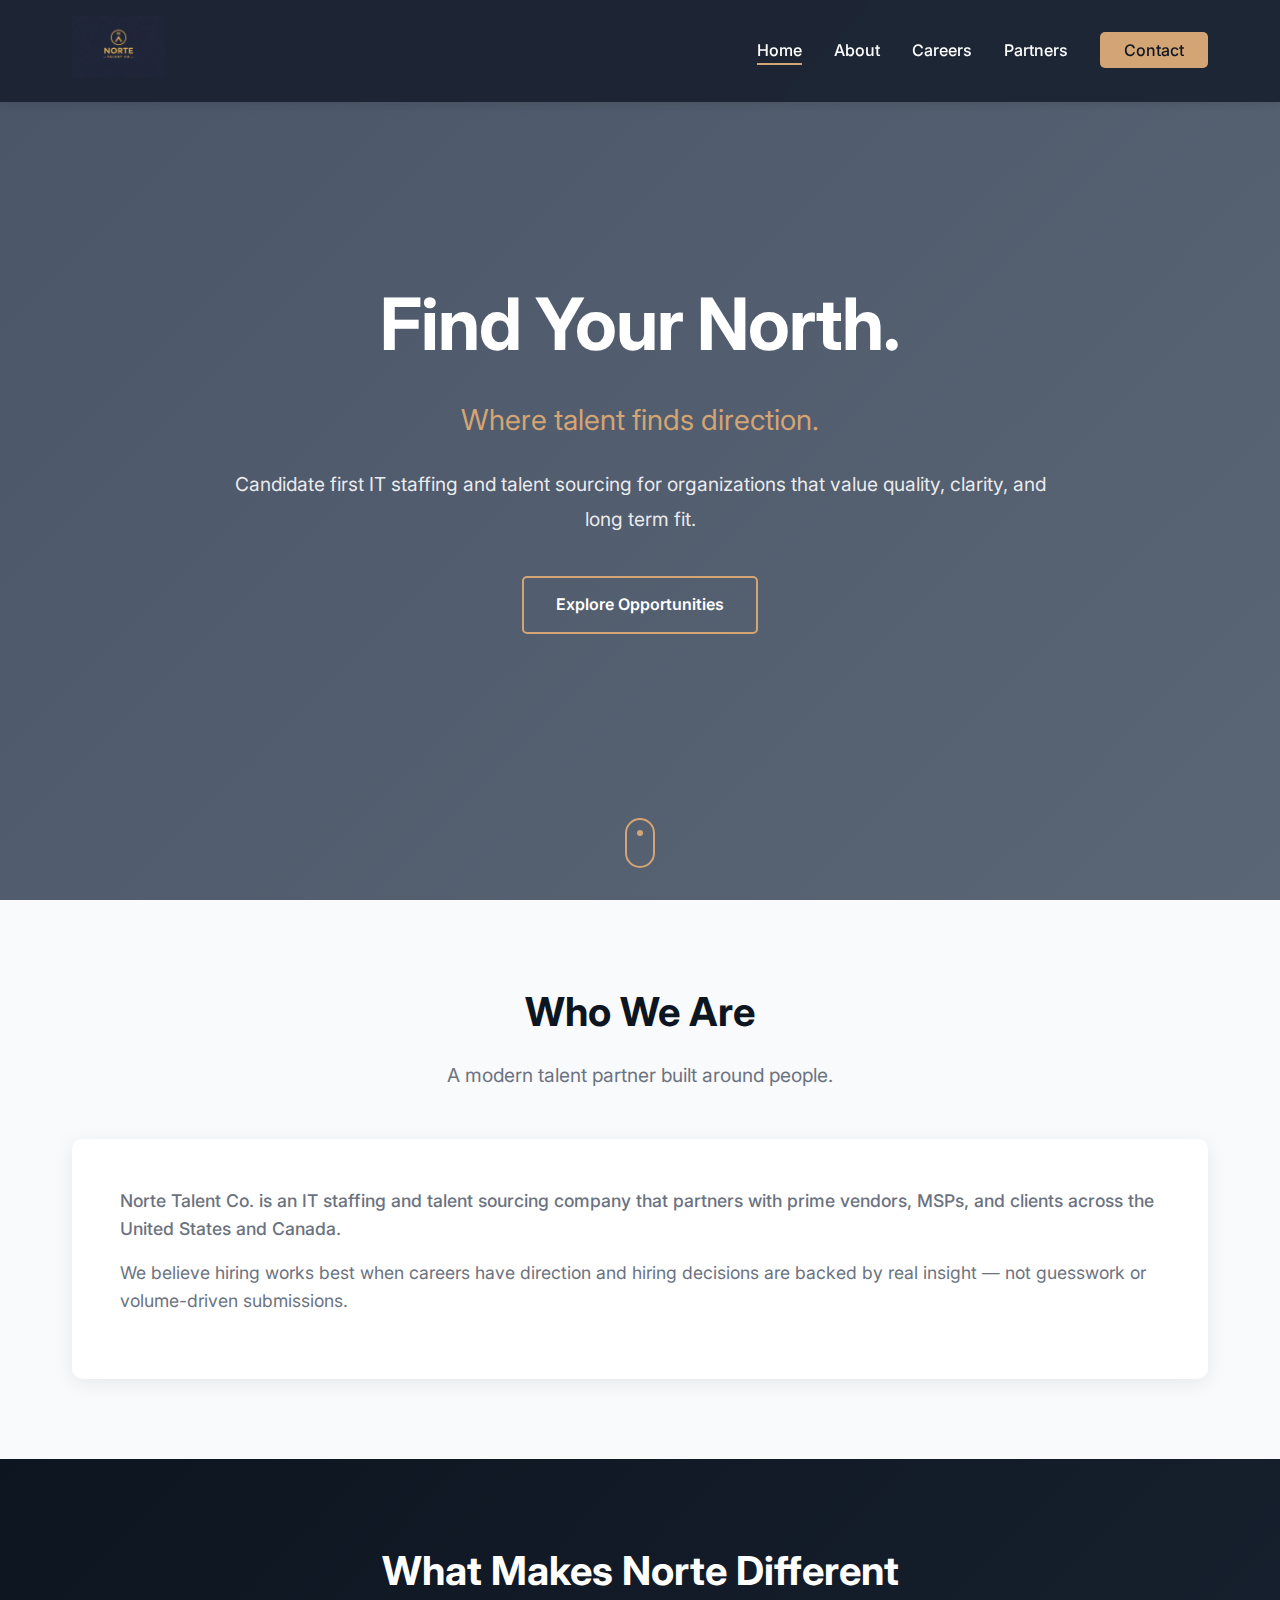
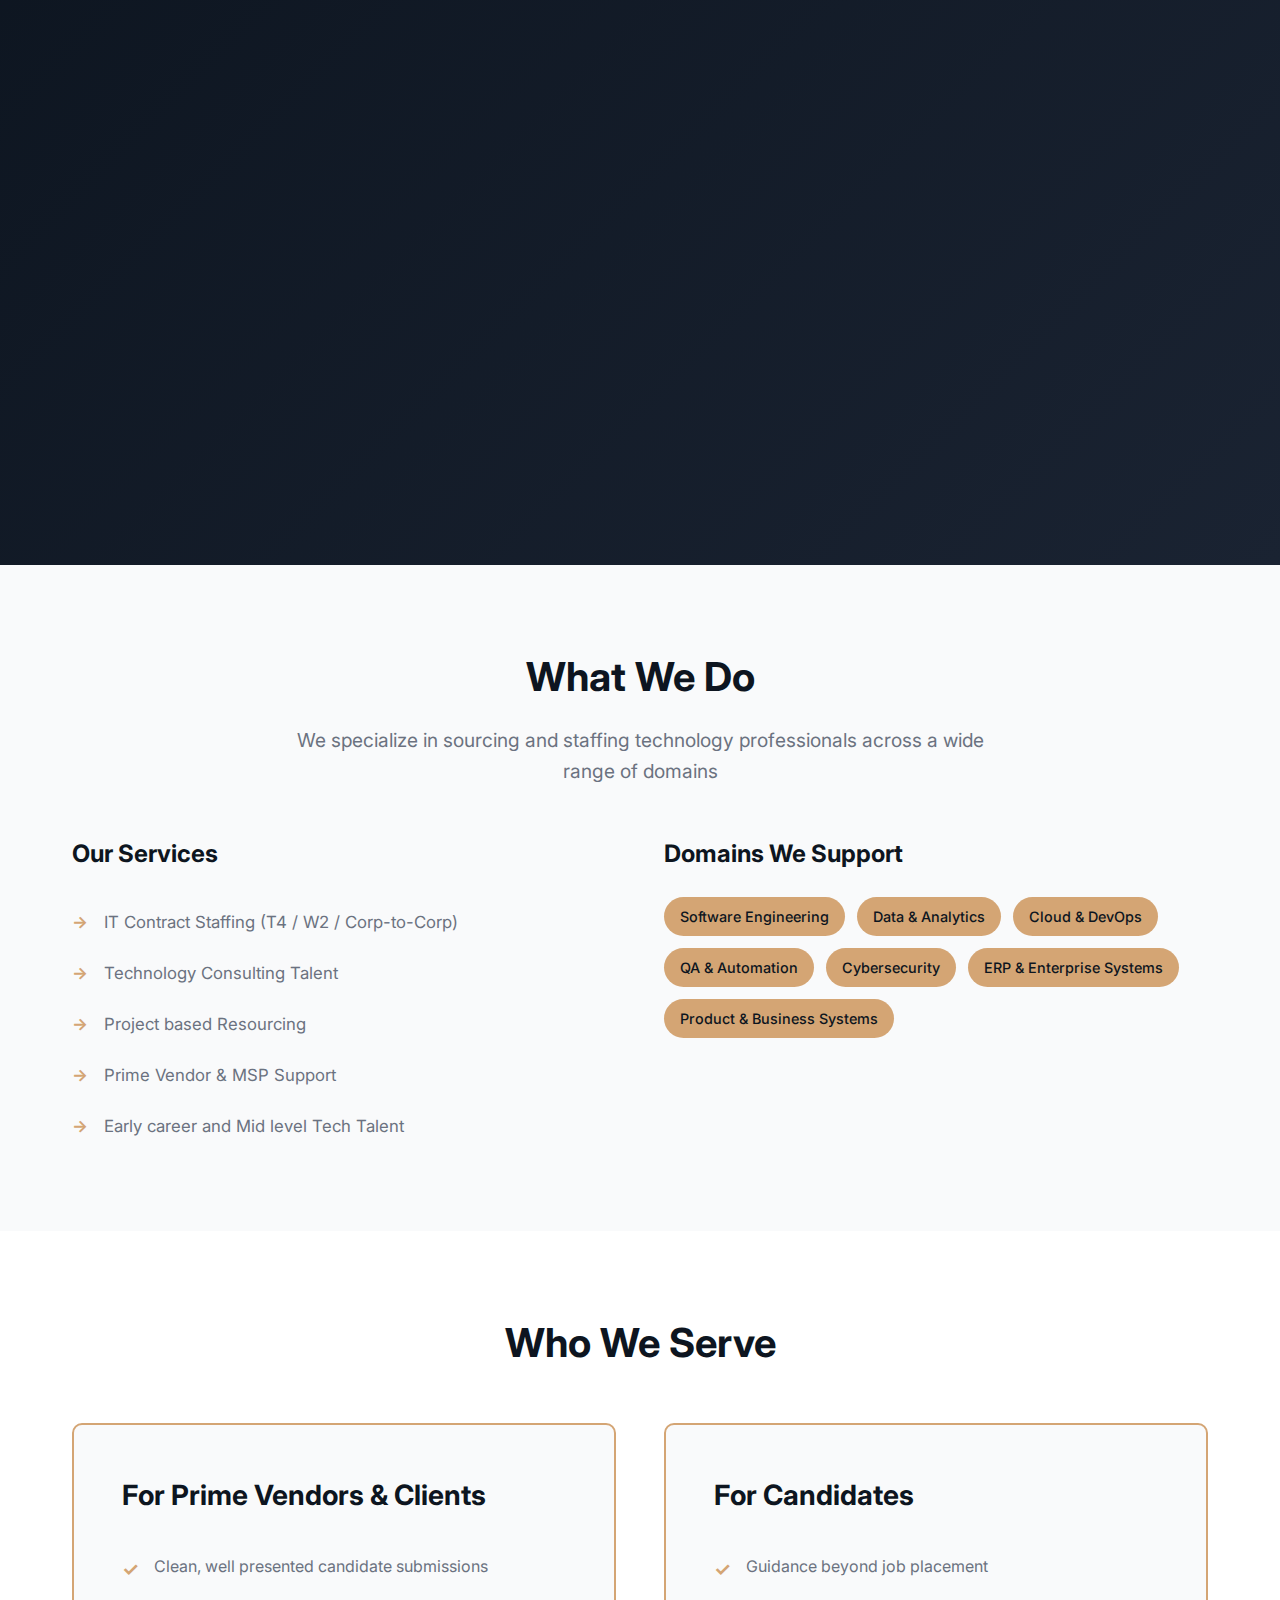
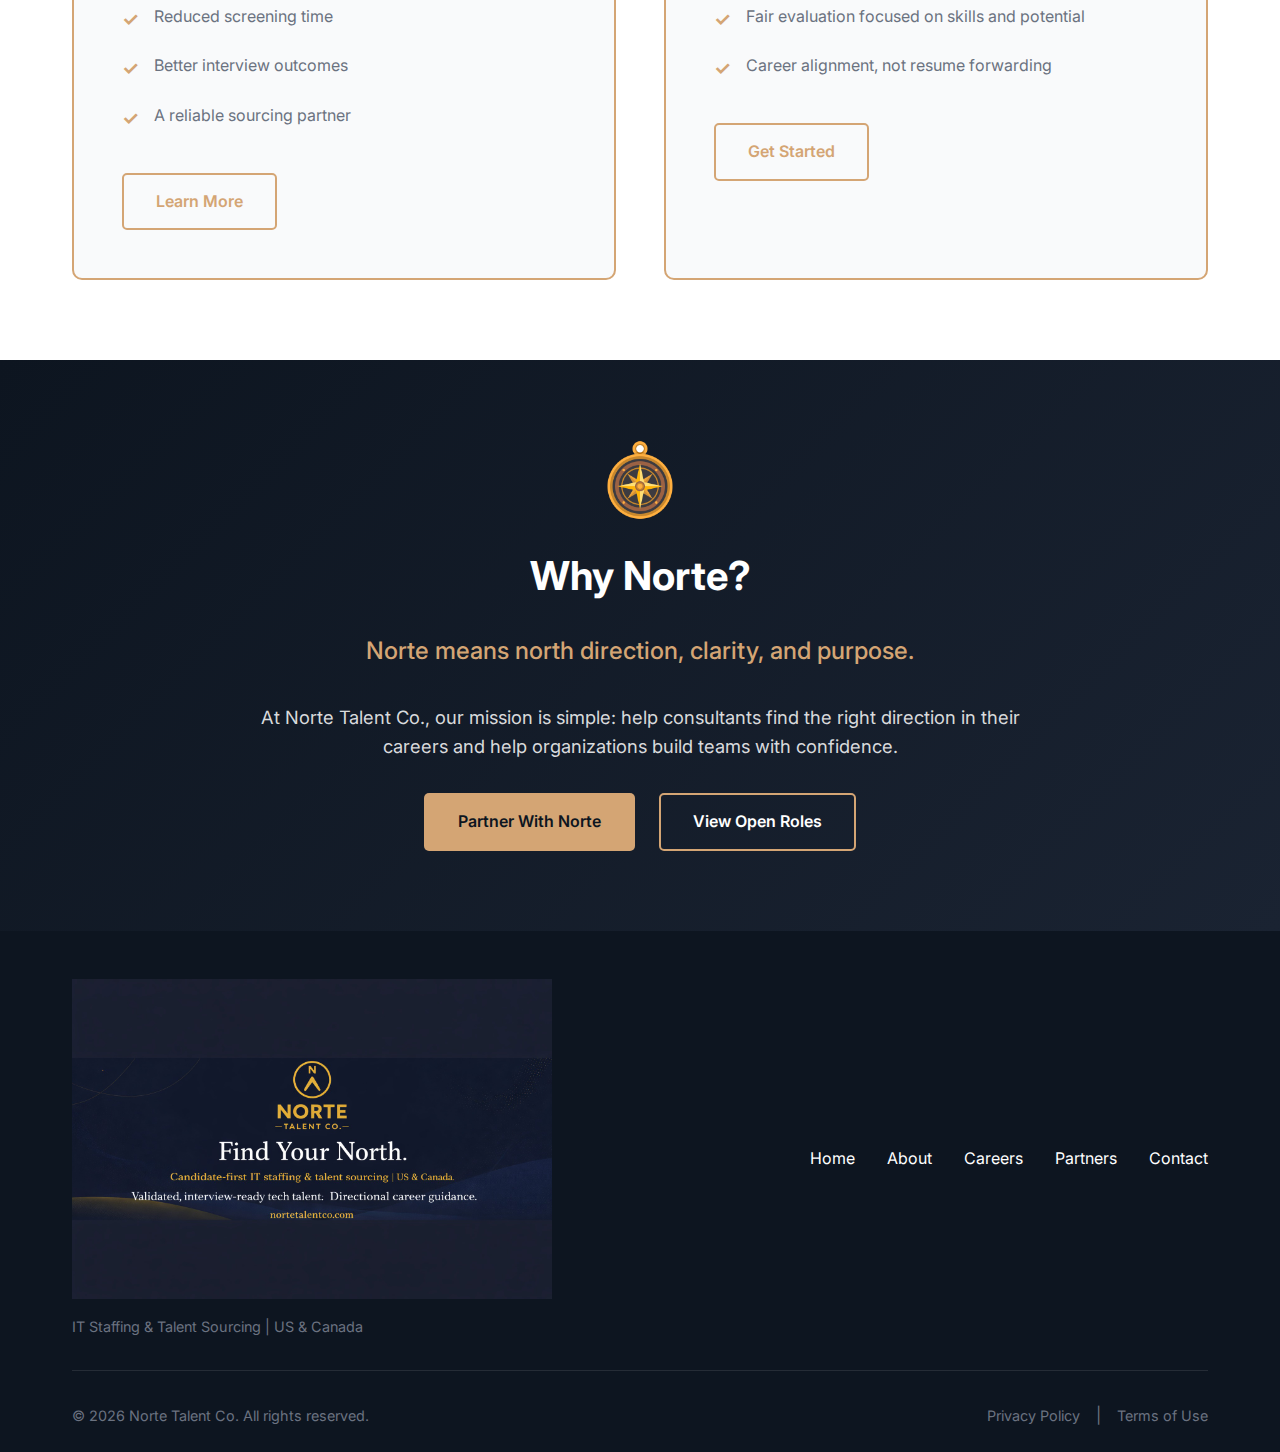
<file: index.html>
<!DOCTYPE html>
<html lang="en">
<head>
    <meta charset="UTF-8">
    <meta name="viewport" content="width=device-width, initial-scale=1.0">
    <meta name="description" content="Norte Talent Co. - Candidate-first IT staffing & talent sourcing | US & Canada">
    <title>Norte Talent Co. - Find Your North</title>
    <link rel="icon" type="image/png" href="assets/icons/logo (1).png">
    <link rel="stylesheet" href="styles.css">
    <link rel="preconnect" href="https://fonts.googleapis.com">
    <link rel="preconnect" href="https://fonts.gstatic.com" crossorigin>
    <link href="https://fonts.googleapis.com/css2?family=Inter:wght@300;400;500;600;700&family=Playfair+Display:wght@600;700&display=swap" rel="stylesheet">
</head>
<body>
    <!-- Navigation Placeholder -->
    <div id="navbar-placeholder"></div>

    <!-- Hero Section -->
    <section class="hero">
        <div class="hero-overlay"></div>
        <div class="container hero-content">
            <div class="hero-text">
                <h1 class="hero-title">Find Your North.</h1>
                <p class="hero-subtitle">Where talent finds direction.</p>
                <p class="hero-description">Candidate first IT staffing and talent sourcing for organizations that value quality, clarity, and long term fit.</p>
                <div class="hero-buttons">
                    <!-- <a href="contact.html" class="btn btn-primary">Work With Us</a> -->
                    <a href="careers.html" class="btn btn-secondary">Explore Opportunities</a>
                </div>
            </div>
        </div>
        <div class="scroll-indicator">
            <span></span>
        </div>
    </section>

    <!-- Who We Are -->
    <section class="section who-we-are">
        <div class="container">
            <div class="section-header">
                <h2 class="section-title">Who We Are</h2>
                <p class="section-subtitle">A modern talent partner built around people.</p>
            </div>
            <div class="content-box">
                <p class="lead-text">Norte Talent Co. is an IT staffing and talent sourcing company that partners with prime vendors, MSPs, and clients across the United States and Canada.</p>
                <p>We believe hiring works best when careers have direction and hiring decisions are backed by real insight — not guesswork or volume-driven submissions.</p>
            </div>
        </div>
    </section>

    <!-- What Makes Norte Different -->
    <section class="section what-makes-different">
        <div class="container">
            <h2 class="section-title centered">What Makes Norte Different</h2>
            <div class="features-grid">
                <div class="feature-card">
                     <div class="feature-icon">
                    <img src="assets/icons/target.png" alt="Candidate First">
                </div>
                    <h3>Candidate First Approach</h3>
                    <p>We invest time in understanding people, not just resumes. Our focus is alignment skills, goals, and opportunity.</p>
                </div>
                <div class="feature-card">
                     <div class="feature-icon">
                    <img src="assets/icons/talent-management.png" alt="Thoughtful Talent Evaluation">
                </div>
                    <h3>Thoughtful Talent Evaluation</h3>
                    <p>Every candidate we present is carefully reviewed, screened, and prepared to ensure strong interview readiness and role fit.</p>
                </div>
                <div class="feature-card">
                    <div class="feature-icon">
                        <img src="assets/icons/vendor.png" alt="Vendor Friendly Delivery">
                    </div>
                    <h3>Vendor Friendly Delivery</h3>
                    <p>We work seamlessly within prime vendor and MSP processes, prioritizing compliance, communication, and consistency.</p>
                </div>
            </div>
        </div>
    </section>

    <!-- What We Do -->
    <section class="section what-we-do">
        <div class="container">
            <div class="section-header">
                <h2 class="section-title">What We Do</h2>
                <p class="section-subtitle">We specialize in sourcing and staffing technology professionals across a wide range of domains</p>
            </div>
            <div class="two-column">
                <div class="column">
                    <h3>Our Services</h3>
                    <ul class="services-list">
                        <li>IT Contract Staffing (T4 / W2 / Corp-to-Corp)</li>
                        <li>Technology Consulting Talent</li>
                        <li>Project based Resourcing</li>
                        <li>Prime Vendor & MSP Support</li>
                        <li>Early career and Mid level Tech Talent</li>
                    </ul>
                </div>
                <div class="column">
                    <h3>Domains We Support</h3>
                    <div class="tags">
                        <span class="tag">Software Engineering</span>
                        <span class="tag">Data & Analytics</span>
                        <span class="tag">Cloud & DevOps</span>
                        <span class="tag">QA & Automation</span>
                        <span class="tag">Cybersecurity</span>
                        <span class="tag">ERP & Enterprise Systems</span>
                        <span class="tag">Product & Business Systems</span>
                    </div>
                </div>
            </div>
        </div>
    </section>

    <!-- Who We Serve -->
    <section class="section who-we-serve">
        <div class="container">
            <h2 class="section-title centered">Who We Serve</h2>
            <div class="serve-grid">
                <div class="serve-card">
                    <h3>For Prime Vendors & Clients</h3>
                    <ul class="check-list">
                        <li>Clean, well presented candidate submissions</li>
                        <li>Reduced screening time</li>
                        <li>Better interview outcomes</li>
                        <li>A reliable sourcing partner</li>
                    </ul>
                    <a href="partners.html" class="btn btn-outline">Learn More</a>
                </div>
                <div class="serve-card">
                    <h3>For Candidates</h3>
                    <ul class="check-list">
                        <li>Guidance beyond job placement</li>
                        <li>Fair evaluation focused on skills and potential</li>
                        <li>Career alignment, not resume forwarding</li>
                    </ul>
                    <a href="careers.html" class="btn btn-outline">Get Started</a>
                </div>
            </div>
        </div>
    </section>

    <!-- Why Norte -->
    <section class="section why-norte">
        <div class="container">
            <div class="why-norte-content">
                <div class="compass-icon">
                    <img src="assets/icons/compass.png" alt="Compass Icon">
                </div>
                <h2>Why Norte?</h2>
                <p class="lead-text">Norte means north direction, clarity, and purpose.</p>
                <p>At Norte Talent Co., our mission is simple: help consultants find the right direction in their careers and help organizations build teams with confidence.</p>
                <div class="cta-buttons">
                    <a href="partners.html" class="btn btn-primary">Partner With Norte</a>
                    <a href="careers.html" class="btn btn-secondary">View Open Roles</a>
                </div>
            </div>
        </div>
    </section>

    <!-- Footer Placeholder -->
    <div id="footer-placeholder"></div>

    <script src="script.js"></script>
</body>
</html>
</file>
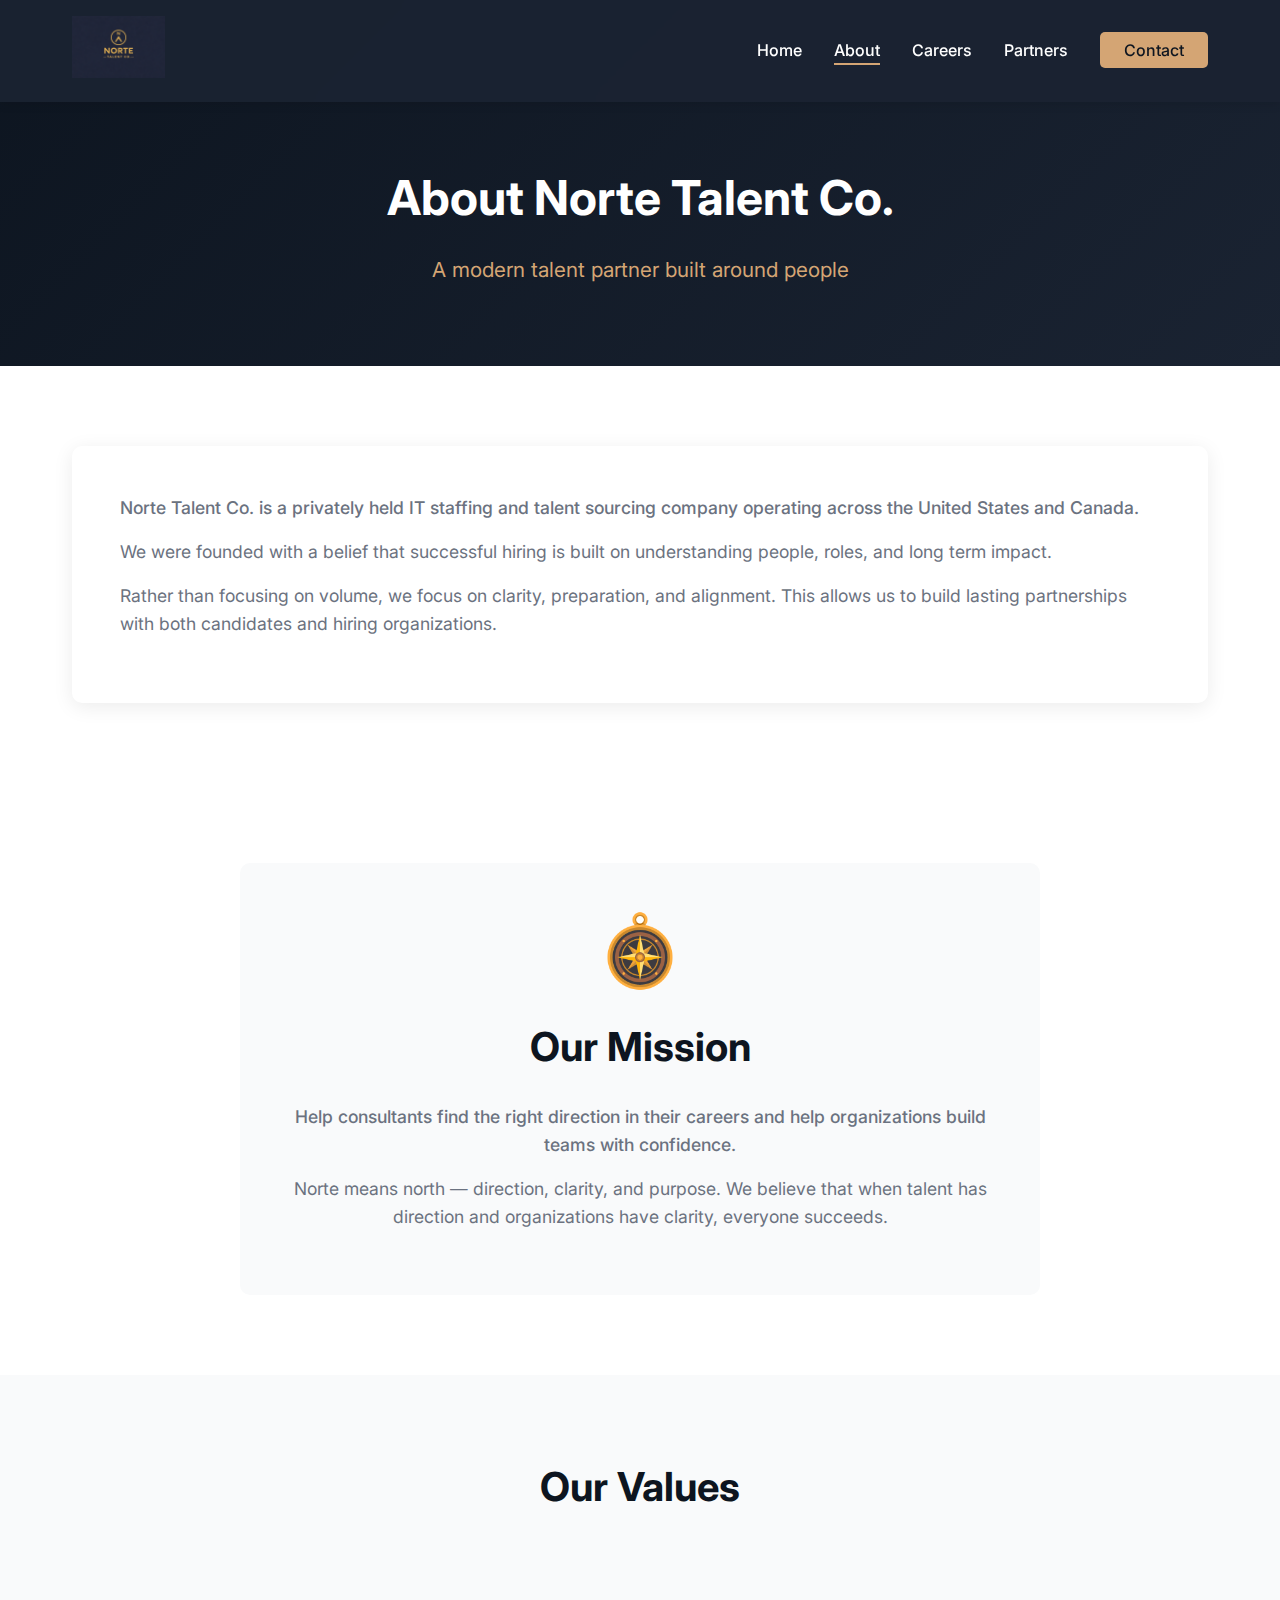
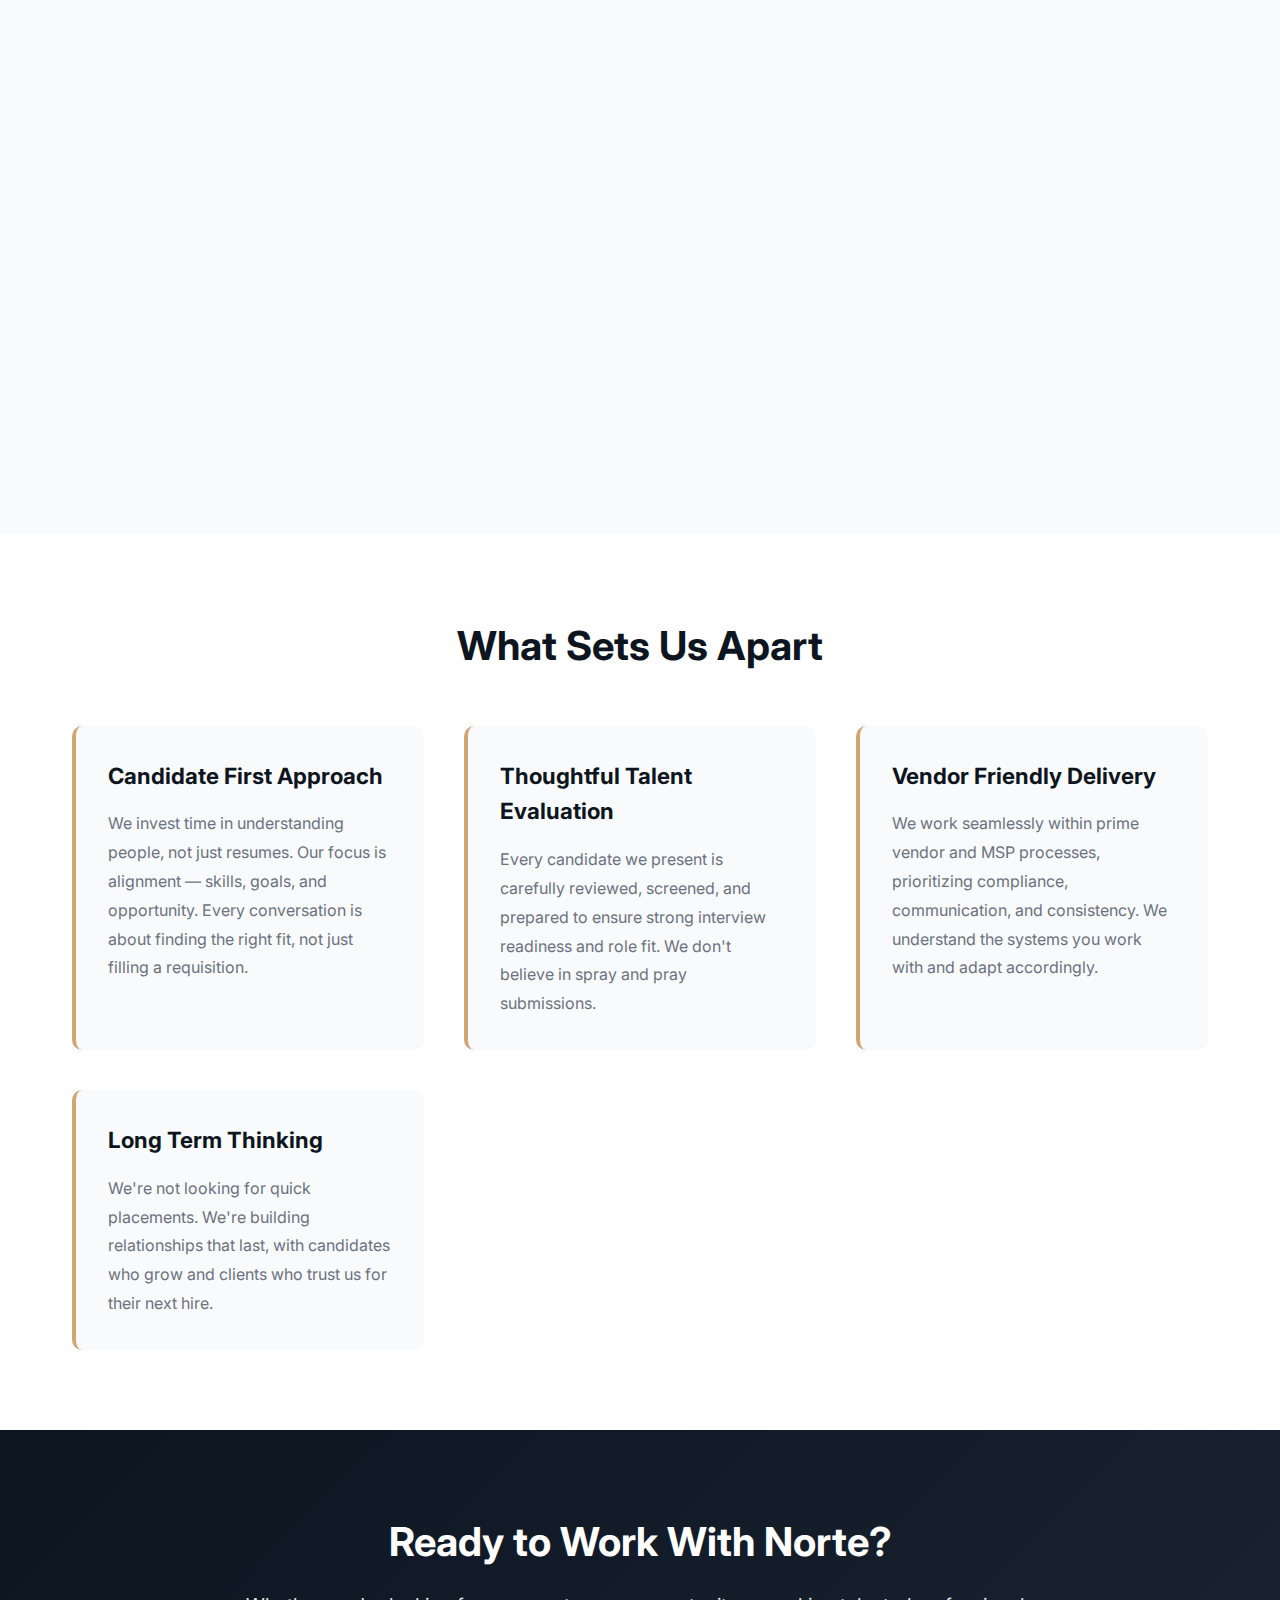
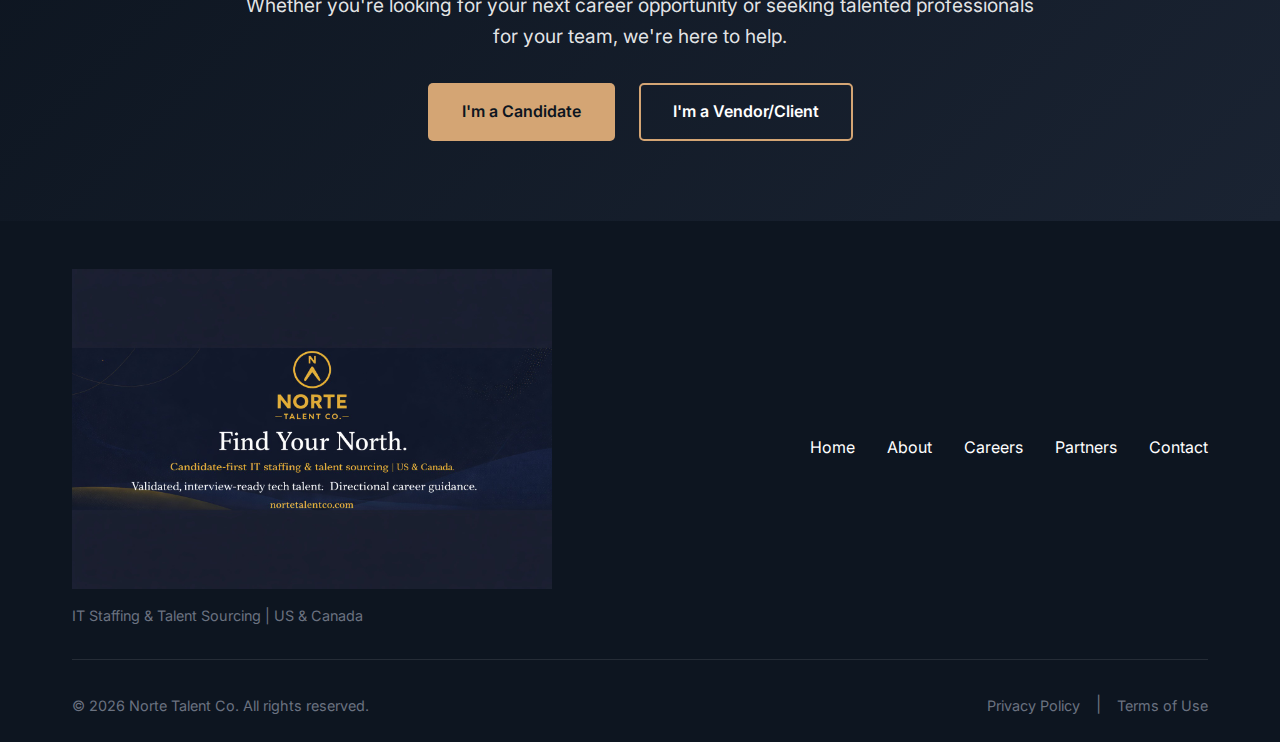
<file: about.html>
<!DOCTYPE html>
<html lang="en">
<head>
    <meta charset="UTF-8">
    <meta name="viewport" content="width=device-width, initial-scale=1.0">
    <meta name="description" content="About Norte Talent Co. - IT staffing and talent sourcing across US & Canada">
    <title>About Us : Norte Talent Co.</title>
        <link rel="icon" type="image/png" href="assets/icons/logo (1).png">
    <link rel="stylesheet" href="styles.css">
    <link rel="preconnect" href="https://fonts.googleapis.com">
    <link rel="preconnect" href="https://fonts.gstatic.com" crossorigin>
    <link href="https://fonts.googleapis.com/css2?family=Inter:wght@300;400;500;600;700&family=Playfair+Display:wght@600;700&display=swap" rel="stylesheet">
</head>
<body>
    <!-- Navigation Placeholder -->
    <div id="navbar-placeholder"></div>

    <!-- Page Header -->
    <section class="page-header">
        <div class="container">
            <h1>About Norte Talent Co.</h1>
            <p>A modern talent partner built around people</p>
        </div>
    </section>

    <!-- About Content -->
    <section class="section about-content">
        <div class="container">
            <div class="content-box">
                <p class="lead-text">Norte Talent Co. is a privately held IT staffing and talent sourcing company operating across the United States and Canada.</p>
                <p>We were founded with a belief that successful hiring is built on understanding people, roles, and long term impact.</p>
                <p>Rather than focusing on volume, we focus on clarity, preparation, and alignment. This allows us to build lasting partnerships with both candidates and hiring organizations.</p>
            </div>
        </div>
    </section>

    <!-- Our Mission -->
    <section class="section mission-section">
        <div class="container">
            <div class="mission-box">
                <div class="compass-icon">
                    <img src="assets/icons/compass.png" alt="Our Mission">
                </div>
                <h2>Our Mission</h2>
                <p class="lead-text">Help consultants find the right direction in their careers and help organizations build teams with confidence.</p>
                <p>Norte means north — direction, clarity, and purpose. We believe that when talent has direction and organizations have clarity, everyone succeeds.</p>
            </div>
        </div>
    </section>
    <!-- Our Values -->
    <section class="section values-section">
        <div class="container">
            <h2 class="section-title centered">Our Values</h2>
            <div class="values-grid">
                <div class="value-card">
                    <div class="value-icon">
                        <img src="assets/icons/target.png" alt="Integrity">
                    </div>
                    <h3>Integrity in representation</h3>
                    <p>We represent both candidates and clients honestly, building trust through transparency and accuracy.</p>
                </div>
                <div class="value-card">
                    <div class="value-icon">
                        <img src="assets/icons/thoughts.png" alt="Clarity">
                    </div>
                    <h3>Clarity in communication</h3>
                    <p>Clear, timely, and professional communication forms the foundation of all our relationships.</p>
                </div>
                <div class="value-card">
                    <div class="value-icon">
                        <img src="assets/icons/career.png" alt="Respect">
                    </div>
                    <h3>Respect for careers and businesses</h3>
                    <p>We treat every placement as significant, understanding its impact on both individual careers and organizational success.</p>
                </div>
                <div class="value-card">
                    <div class="value-icon">
                        <img src="assets/icons/medal.png" alt="Quality">
                    </div>
                    <h3>Quality over quantity</h3>
                    <p>We prioritize thoughtful, well matched placements over high volume submissions that waste everyone's time.</p>
                </div>
            </div>
        </div>
    </section>

    <!-- What Sets Us Apart -->
    <section class="section sets-apart">
        <div class="container">
            <h2 class="section-title centered">What Sets Us Apart</h2>
            <div class="apart-grid">
                <div class="apart-item">
                    <h3>Candidate First Approach</h3>
                    <p>We invest time in understanding people, not just resumes. Our focus is alignment — skills, goals, and opportunity. Every conversation is about finding the right fit, not just filling a requisition.</p>
                </div>
                <div class="apart-item">
                    <h3>Thoughtful Talent Evaluation</h3>
                    <p>Every candidate we present is carefully reviewed, screened, and prepared to ensure strong interview readiness and role fit. We don't believe in spray and pray submissions.</p>
                </div>
                <div class="apart-item">
                    <h3>Vendor Friendly Delivery</h3>
                    <p>We work seamlessly within prime vendor and MSP processes, prioritizing compliance, communication, and consistency. We understand the systems you work with and adapt accordingly.</p>
                </div>
                <div class="apart-item">
                    <h3>Long Term Thinking</h3>
                    <p>We're not looking for quick placements. We're building relationships that last, with candidates who grow and clients who trust us for their next hire.</p>
                </div>
            </div>
        </div>
    </section>

    <!-- CTA Section -->
    <section class="section cta-section">
        <div class="container">
            <div class="cta-box">
                <h2>Ready to Work With Norte?</h2>
                <p>Whether you're looking for your next career opportunity or seeking talented professionals for your team, we're here to help.</p>
                <div class="cta-buttons">
                    <a href="careers.html" class="btn btn-primary">I'm a Candidate</a>
                    <a href="partners.html" class="btn btn-secondary">I'm a Vendor/Client</a>
                </div>
            </div>
        </div>
    </section>

    <!-- Footer -->
        <div id="footer-placeholder"></div>


    <script src="script.js"></script>
</body>
</html>
</file>
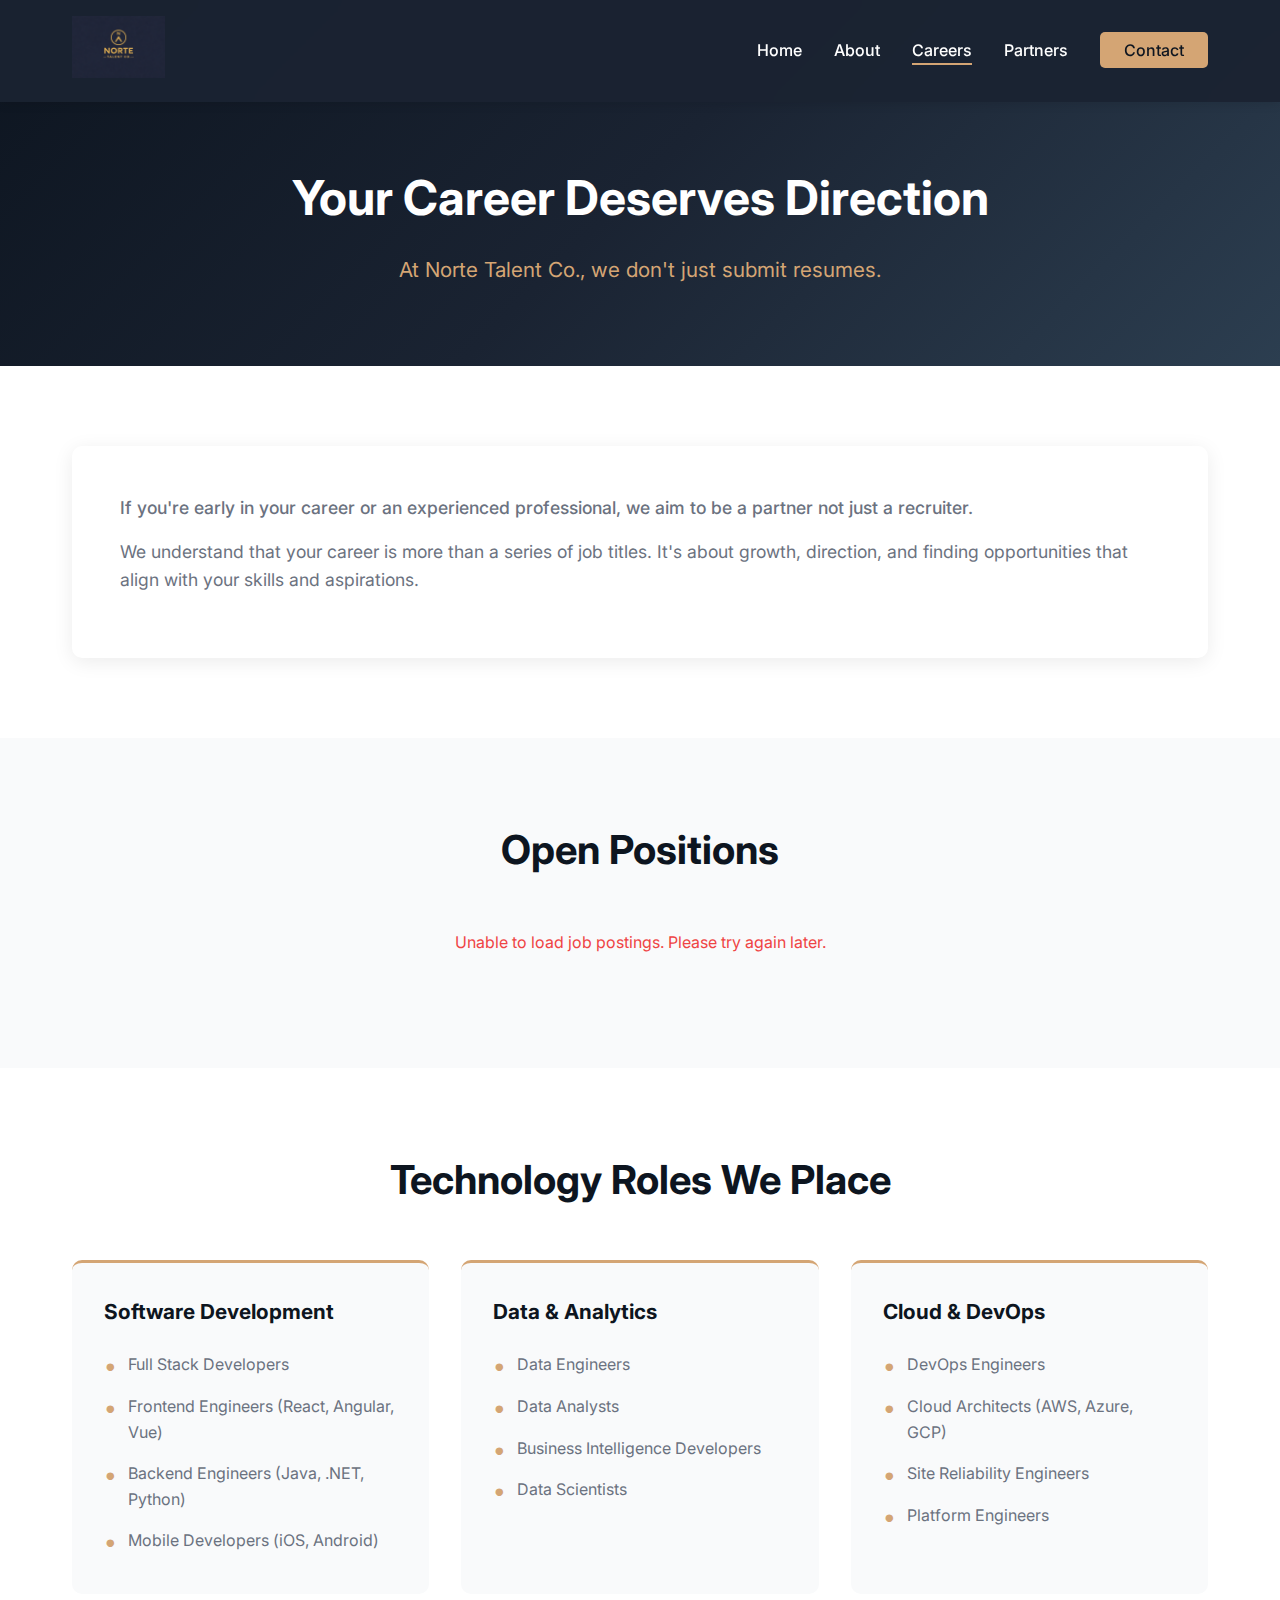
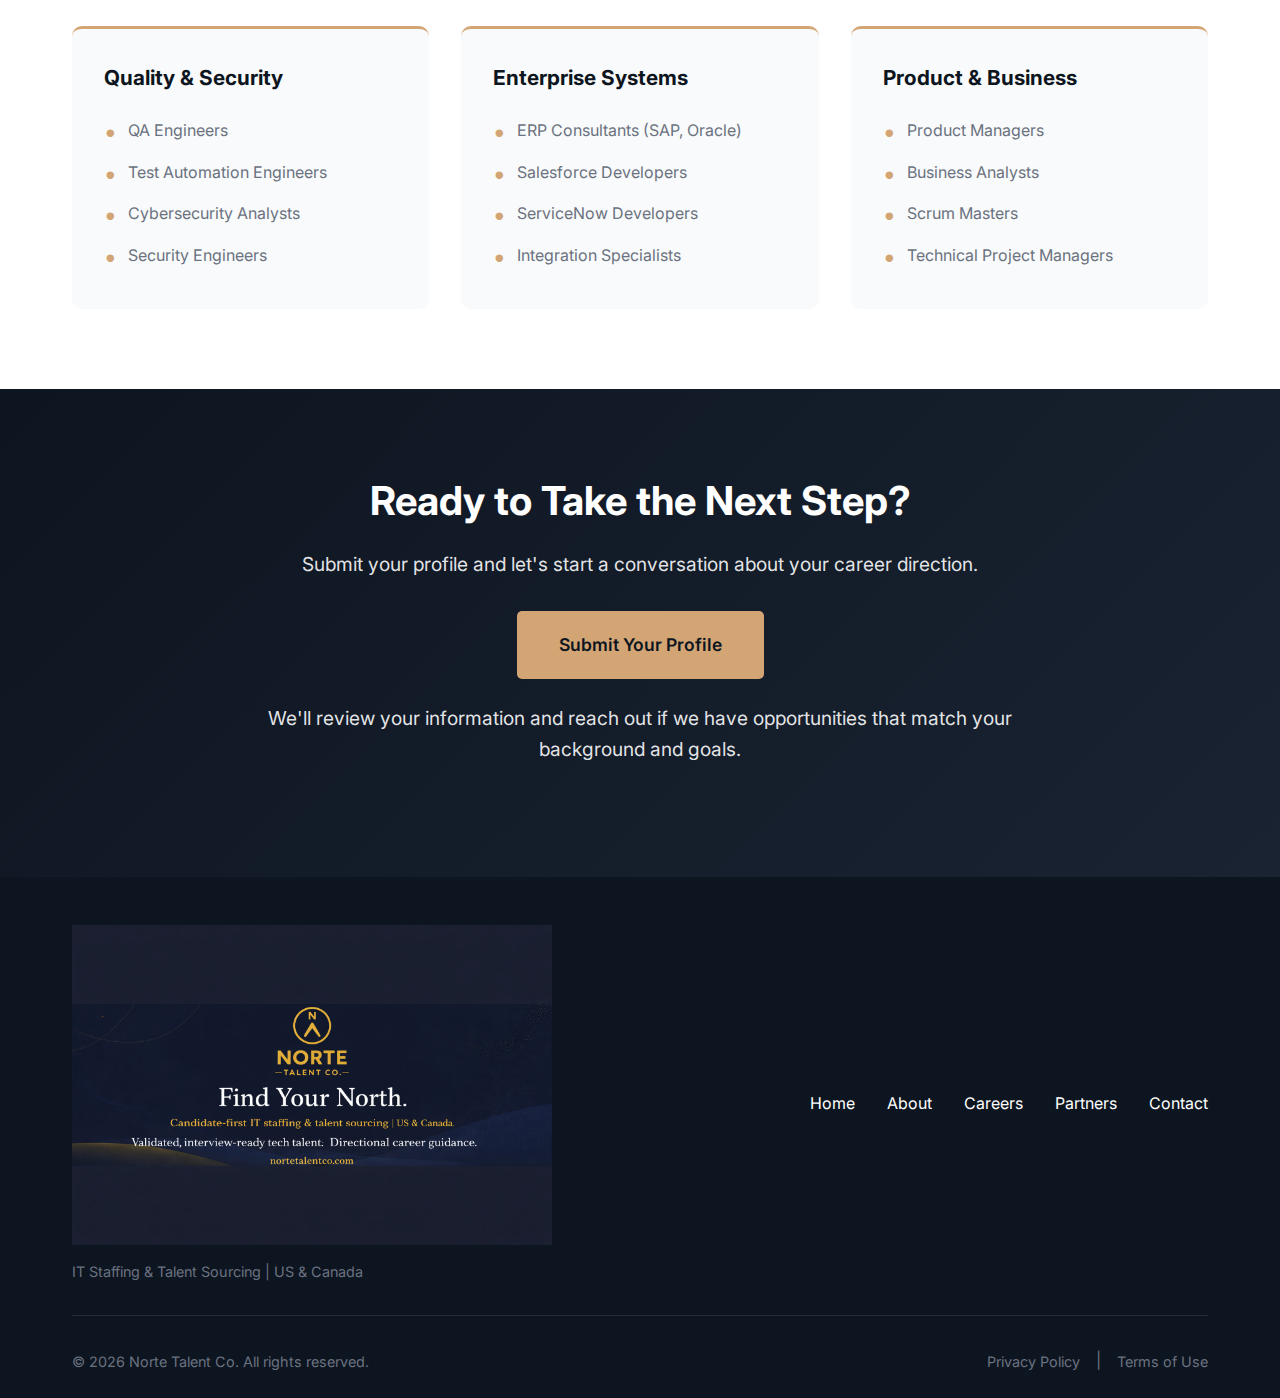
<file: careers.html>
<!DOCTYPE html>
<html lang="en">
<head>
    <meta charset="UTF-8">
    <meta name="viewport" content="width=device-width, initial-scale=1.0">
    <meta name="description" content="Career opportunities with Norte Talent Co. - Your career deserves direction">
    <title>For Candidates - Norte Talent Co.</title>
    <link rel="stylesheet" href="styles.css">
        <link rel="icon" type="image/png" href="assets/icons/logo (1).png">

    <link rel="preconnect" href="https://fonts.googleapis.com">
    <link rel="preconnect" href="https://fonts.gstatic.com" crossorigin>
    <link href="https://fonts.googleapis.com/css2?family=Inter:wght@300;400;500;600;700&family=Playfair+Display:wght@600;700&display=swap" rel="stylesheet">
</head>
<body>
    <!-- Navigation Placeholder -->
    <div id="navbar-placeholder"></div>

    <!-- Page Header -->
    <section class="page-header candidates-header">
        <div class="container">
            <h1>Your Career Deserves Direction</h1>
            <p>At Norte Talent Co., we don't just submit resumes.</p>
        </div>
    </section>

    <!-- Main Content -->
    <section class="section candidates-intro">
        <div class="container">
            <div class="content-box">
                <p class="lead-text">If you're early in your career or an experienced professional, we aim to be a partner not just a recruiter.</p>
                <p>We understand that your career is more than a series of job titles. It's about growth, direction, and finding opportunities that align with your skills and aspirations.</p>
            </div>
        </div>
    </section>
    <section class="section careers-section">
  <div class="container">
    <h2 class="section-title centered">Open Positions</h2>

    <!-- Jobs will be injected here -->
    <div id="jobs-container" class="jobs-grid">
      <p class="loading-text">Loading open positions…</p>
    </div>
    </div>
    </section>


    <!-- Technology Roles -->
    <section class="section tech-roles">
        <div class="container">
            <h2 class="section-title centered">Technology Roles We Place</h2>
            <div class="roles-grid">
                <div class="role-category">
                    <h3>Software Development</h3>
                    <ul>
                        <li>Full Stack Developers</li>
                        <li>Frontend Engineers (React, Angular, Vue)</li>
                        <li>Backend Engineers (Java, .NET, Python)</li>
                        <li>Mobile Developers (iOS, Android)</li>
                    </ul>
                </div>
                <div class="role-category">
                    <h3>Data & Analytics</h3>
                    <ul>
                        <li>Data Engineers</li>
                        <li>Data Analysts</li>
                        <li>Business Intelligence Developers</li>
                        <li>Data Scientists</li>
                    </ul>
                </div>
                <div class="role-category">
                    <h3>Cloud & DevOps</h3>
                    <ul>
                        <li>DevOps Engineers</li>
                        <li>Cloud Architects (AWS, Azure, GCP)</li>
                        <li>Site Reliability Engineers</li>
                        <li>Platform Engineers</li>
                    </ul>
                </div>
                <div class="role-category">
                    <h3>Quality & Security</h3>
                    <ul>
                        <li>QA Engineers</li>
                        <li>Test Automation Engineers</li>
                        <li>Cybersecurity Analysts</li>
                        <li>Security Engineers</li>
                    </ul>
                </div>
                <div class="role-category">
                    <h3>Enterprise Systems</h3>
                    <ul>
                        <li>ERP Consultants (SAP, Oracle)</li>
                        <li>Salesforce Developers</li>
                        <li>ServiceNow Developers</li>
                        <li>Integration Specialists</li>
                    </ul>
                </div>
                <div class="role-category">
                    <h3>Product & Business</h3>
                    <ul>
                        <li>Product Managers</li>
                        <li>Business Analysts</li>
                        <li>Scrum Masters</li>
                        <li>Technical Project Managers</li>
                    </ul>
                </div>
            </div>
        </div>
    </section>



    <!-- CTA Section -->
    <section class="section cta-section">
        <div class="container">
            <div class="cta-box">
                <h2>Ready to Take the Next Step?</h2>
                <p>Submit your profile and let's start a conversation about your career direction.</p>
                <a href="contact.html" class="btn btn-primary btn-lg">Submit Your Profile</a>
                <p class="cta-note">We'll review your information and reach out if we have opportunities that match your background and goals.</p>
            </div>
        </div>
    </section>

    <!-- Footer -->
            <div id="footer-placeholder"></div>


    <script src="script.js"></script>
<script src="careers-loader.js"></script>

</body>
</html>
</file>
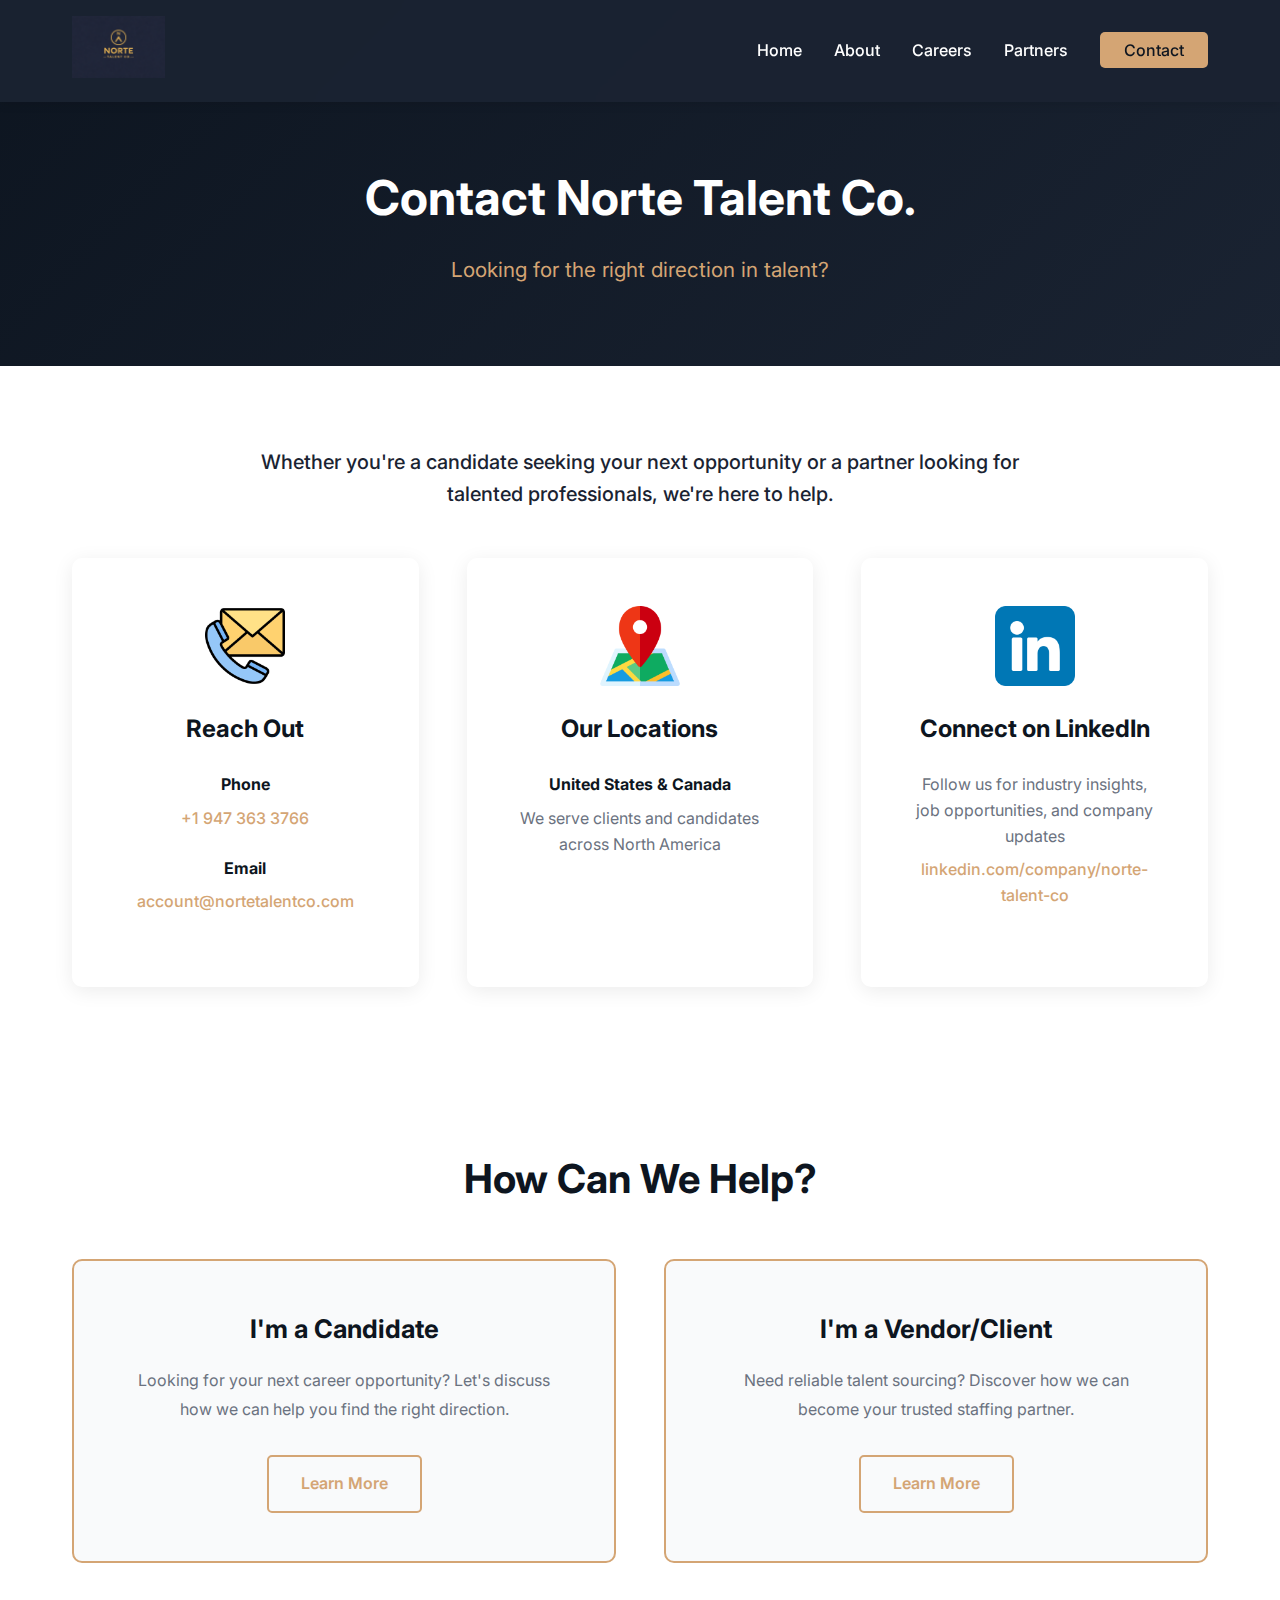
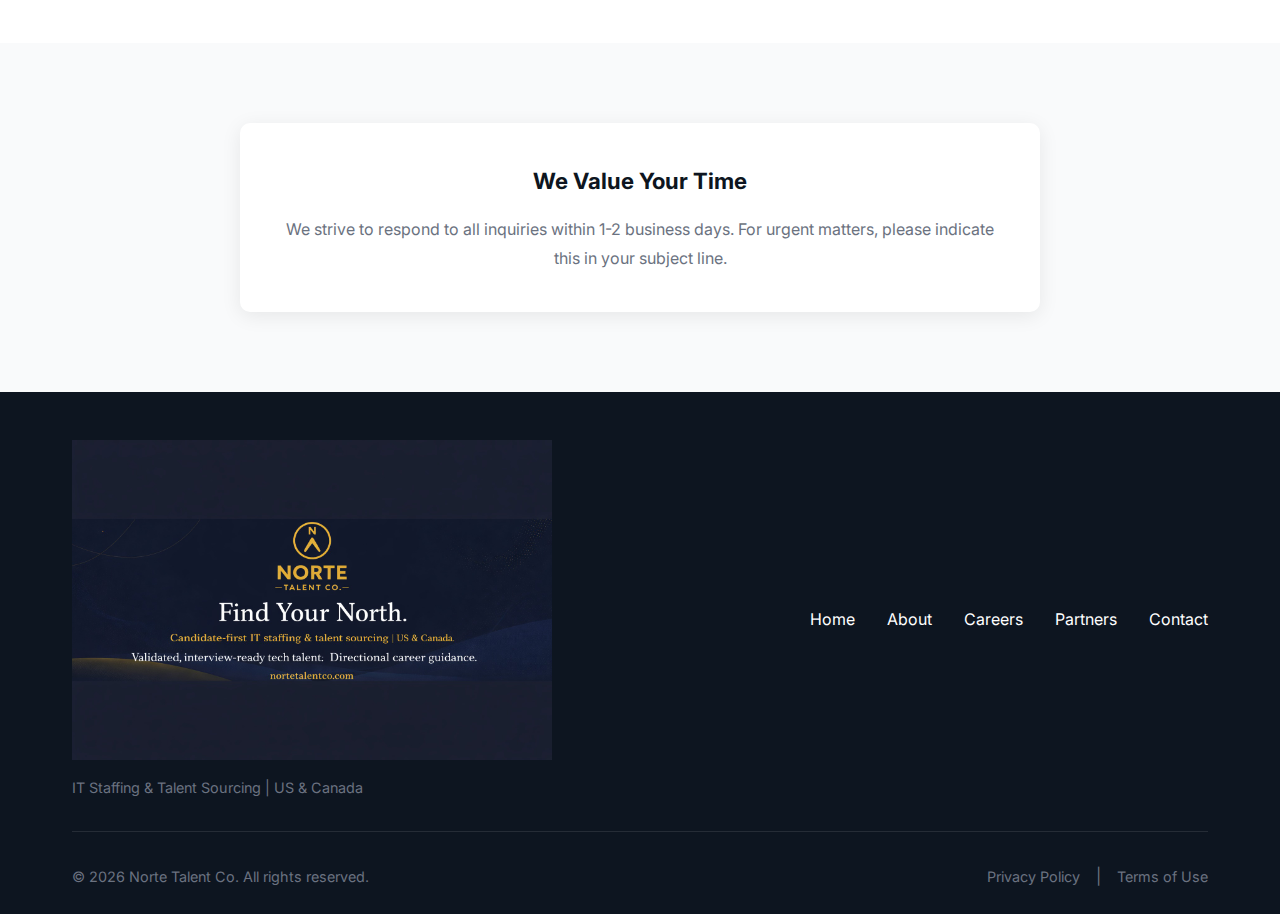
<file: contact.html>
<!DOCTYPE html>
<html lang="en">
<head>
    <meta charset="UTF-8">
    <meta name="viewport" content="width=device-width, initial-scale=1.0">
    <meta name="description" content="Contact Norte Talent Co. - Get in touch for IT staffing and talent solutions">
    <title>Contact Us - Norte Talent Co.</title>
    <link rel="stylesheet" href="styles.css">
        <link rel="icon" type="image/png" href="assets/icons/logo (1).png">

    <link rel="preconnect" href="https://fonts.googleapis.com">
    <link rel="preconnect" href="https://fonts.gstatic.com" crossorigin>
    <link href="https://fonts.googleapis.com/css2?family=Inter:wght@300;400;500;600;700&family=Playfair+Display:wght@600;700&display=swap" rel="stylesheet">
</head>
<body>
     <!-- Navigation Placeholder -->
    <div id="navbar-placeholder"></div>

    <!-- Page Header -->
    <section class="page-header contact-header">
        <div class="container">
            <h1>Contact Norte Talent Co.</h1>
            <p>Looking for the right direction in talent?</p>
        </div>
    </section>

    <!-- Contact Content -->
    <section class="section contact-content">
        <div class="container">
            <div class="contact-intro">
                <p class="lead-text">Whether you're a candidate seeking your next opportunity or a partner looking for talented professionals, we're here to help.</p>
            </div>

            <div class="contact-grid">
                <div class="contact-card">
                    <div class="contact-icon">
                    <img src="assets/icons/contact-us.png" alt="Contact Us">
                    </div>
                   <h3>Reach Out</h3>
<div class="contact-details">
    <p><strong>Phone</strong></p>
    <a href="tel:+19473633766">+1 947 363 3766</a>
</div>
<div class="contact-details">
    <p><strong>Email</strong></p>
    <a href="mailto:account@nortetalentco.com">account@nortetalentco.com</a>
</div>
                </div>

                <div class="contact-card">
                    <div class="contact-icon">
                        <img src="assets/icons/map.png" alt="Our Locations">
                    </div>
                    <h3>Our Locations</h3>
                    <div class="contact-details">
                        <p><strong>United States & Canada</strong></p>
                        <p>We serve clients and candidates across North America</p>
                    </div>
                </div>

                <div class="contact-card">
                    <div class="contact-icon">
                        <img src="assets/icons/linkedin.png" alt="Connect on LinkedIn">
                    </div>
                    <h3>Connect on LinkedIn</h3>
                    <div class="contact-details">
                        <p>Follow us for industry insights, job opportunities, and company updates</p>
                        <a href="https://linkedin.com/company/norte-talent-co" target="_blank" rel="noopener">linkedin.com/company/norte-talent-co</a>
                    </div>
                </div>
            </div>
        </div>
    </section>

    <!-- Quick Links -->
    <section class="section quick-links-section">
        <div class="container">
            <h2 class="section-title centered">How Can We Help?</h2>
            <div class="quick-links-grid">
                <div class="quick-link-card">
                    <h3>I'm a Candidate</h3>
                    <p>Looking for your next career opportunity? Let's discuss how we can help you find the right direction.</p>
                    <a href="careers.html" class="btn btn-outline">Learn More</a>
                </div>
                <div class="quick-link-card">
                    <h3>I'm a Vendor/Client</h3>
                    <p>Need reliable talent sourcing? Discover how we can become your trusted staffing partner.</p>
                    <a href="partners.html" class="btn btn-outline">Learn More</a>
                </div>
            </div>
        </div>
    </section>

    <!-- Response Time -->
    <section class="section response-section">
        <div class="container">
            <div class="response-box">
                <h3>We Value Your Time</h3>
                <p>We strive to respond to all inquiries within 1-2 business days. For urgent matters, please indicate this in your subject line.</p>
            </div>
        </div>
    </section>

    <!-- Footer -->
            <div id="footer-placeholder"></div>


    <script src="script.js"></script>
</body>
</html>
</file>
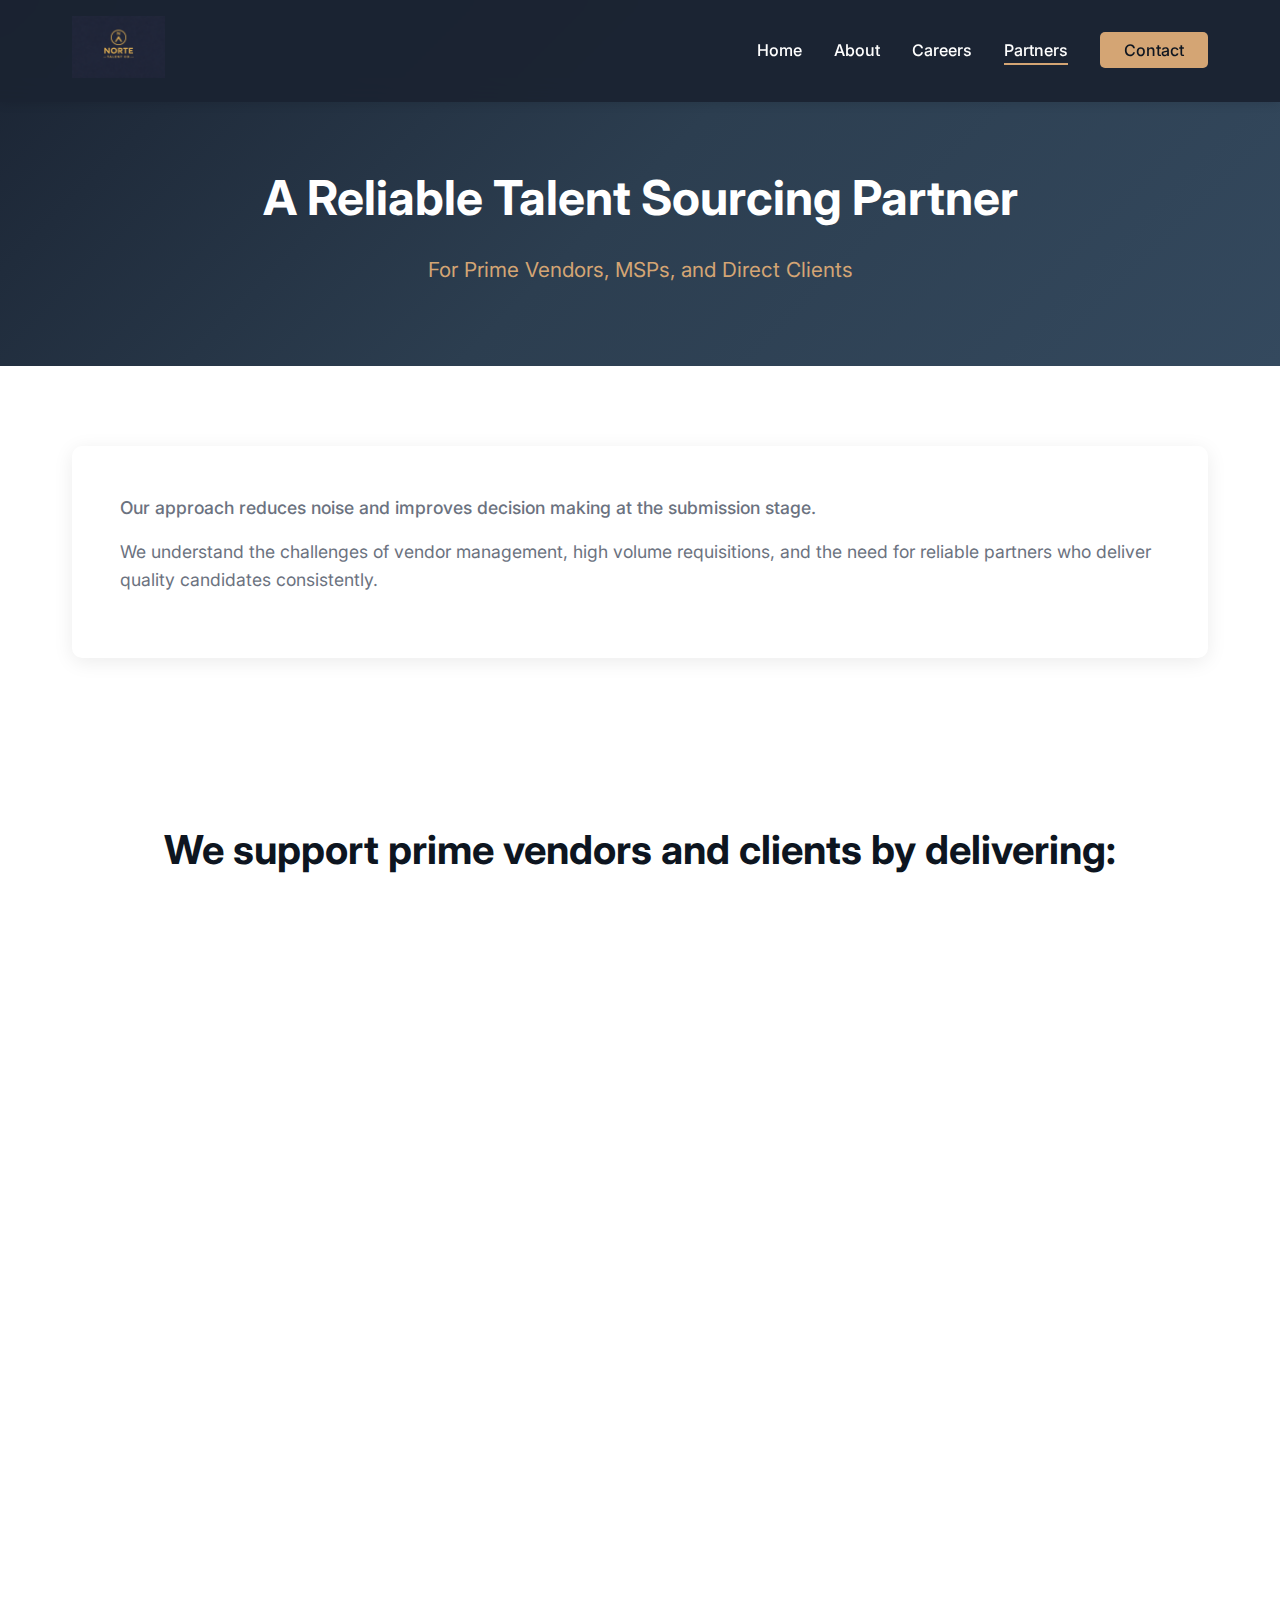
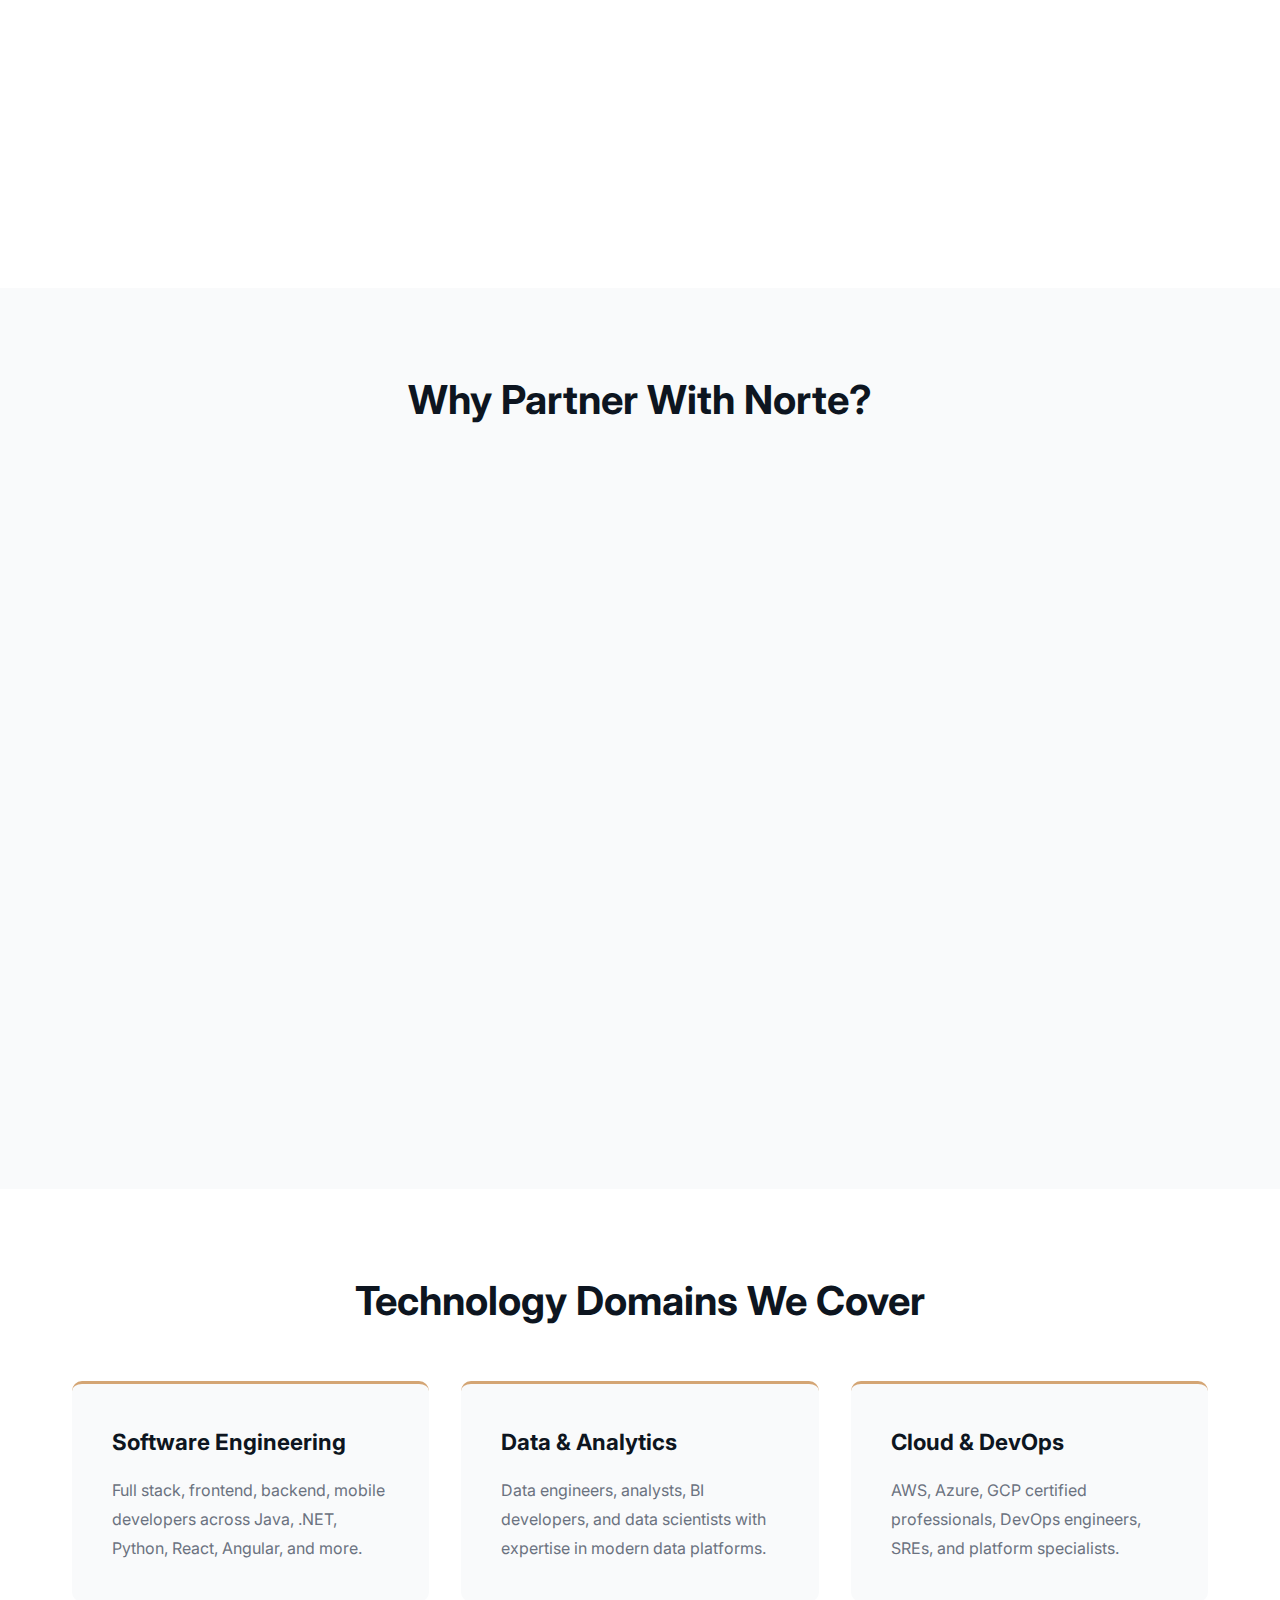
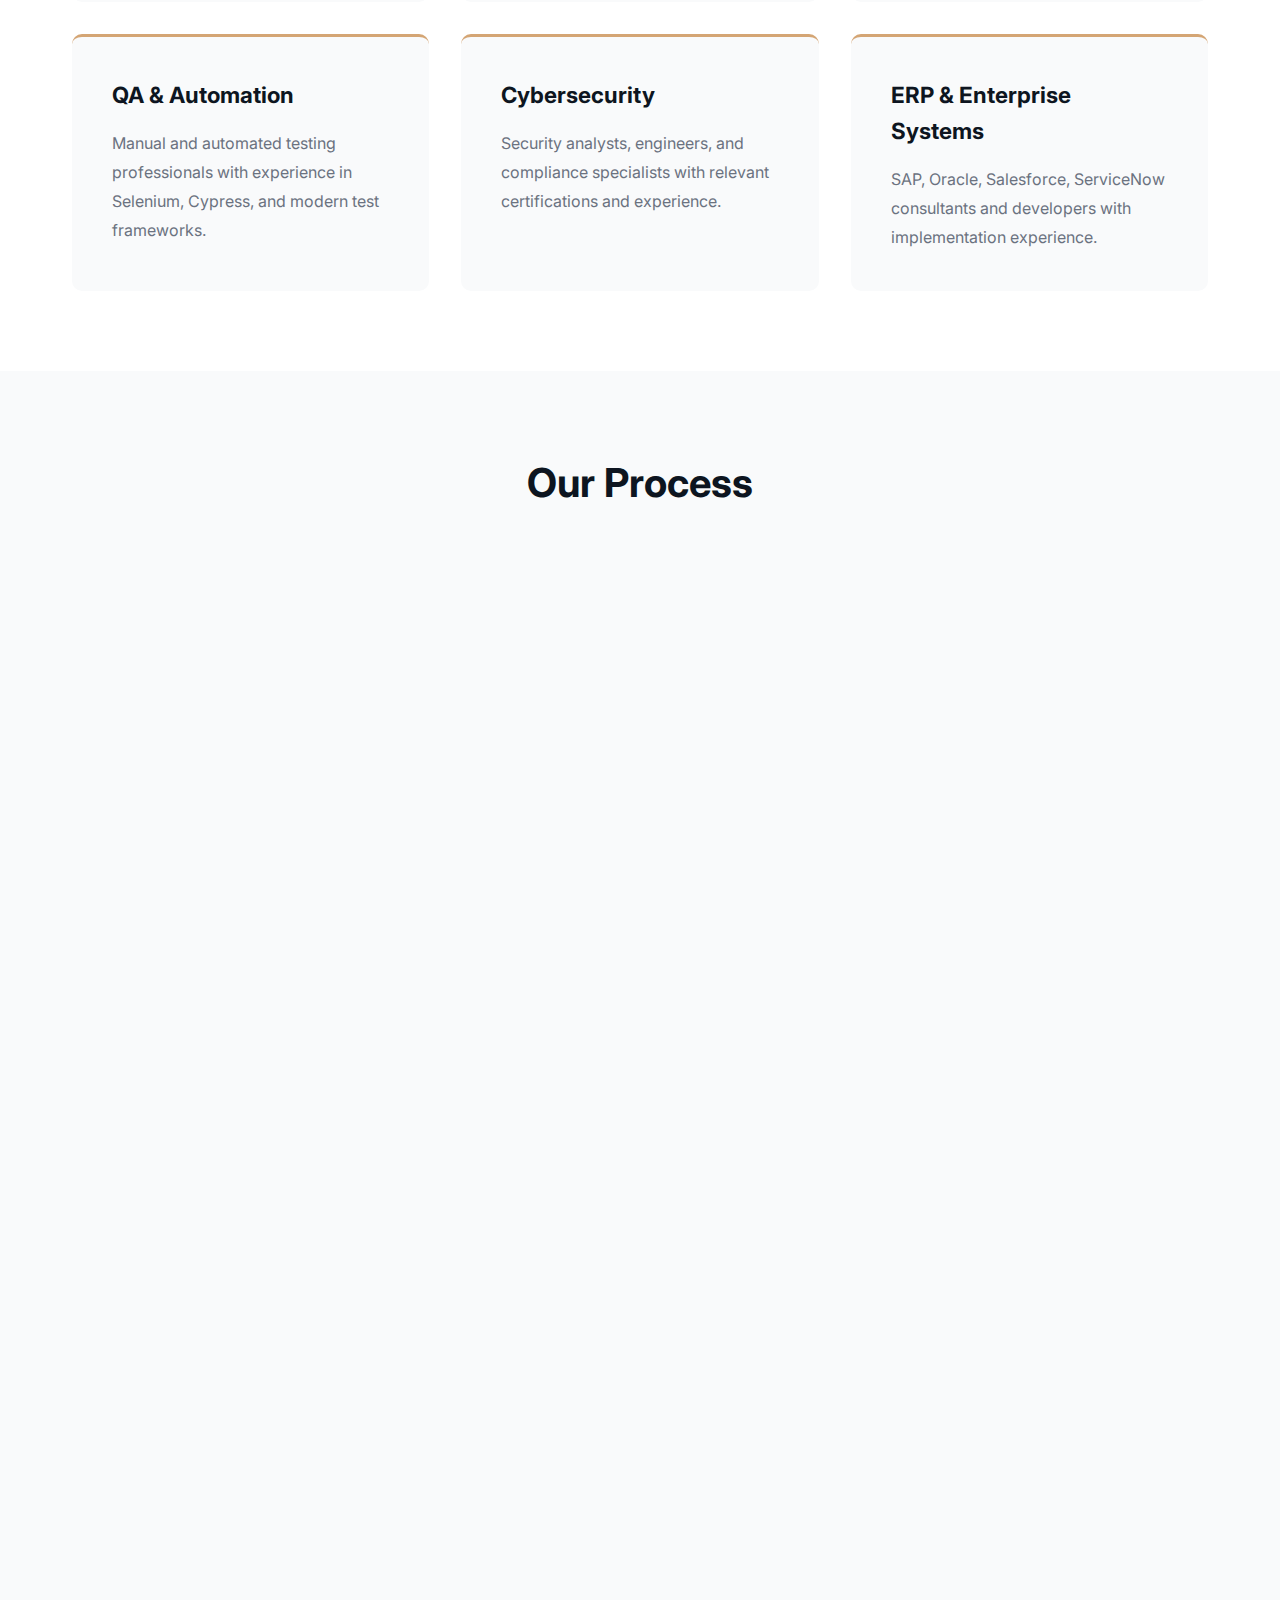
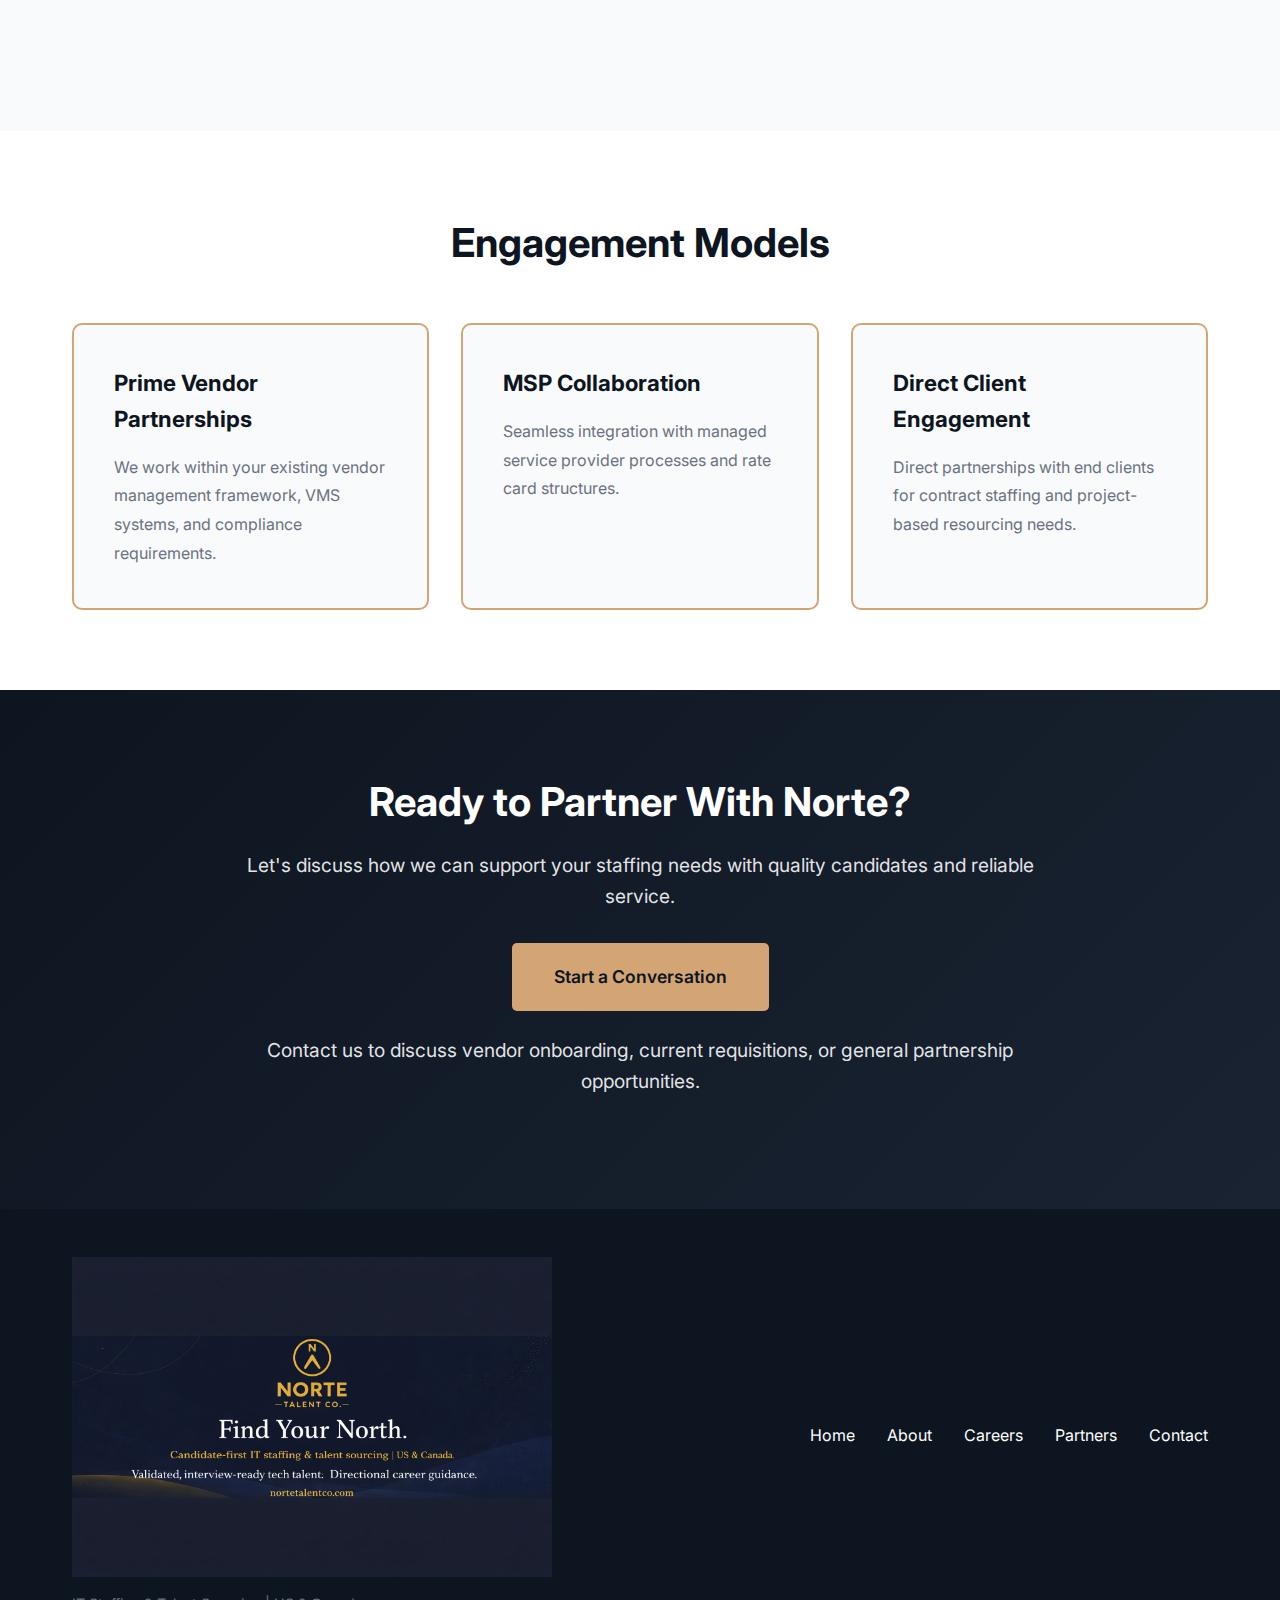
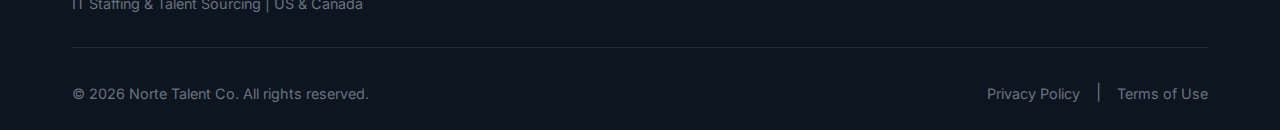
<file: partners.html>
<!DOCTYPE html>
<html lang="en">
<head>
    <meta charset="UTF-8">
    <meta name="viewport" content="width=device-width, initial-scale=1.0">
    <meta name="description" content="Partner with Norte Talent Co. - Reliable IT talent sourcing for prime vendors & MSPs">
    <title>For Vendors Norte Talent Co.</title>
    <link rel="stylesheet" href="styles.css">
        <link rel="icon" type="image/png" href="assets/icons/logo (1).png">

    <link rel="preconnect" href="https://fonts.googleapis.com">
    <link rel="preconnect" href="https://fonts.gstatic.com" crossorigin>
    <link href="https://fonts.googleapis.com/css2?family=Inter:wght@300;400;500;600;700&family=Playfair+Display:wght@600;700&display=swap" rel="stylesheet">
</head>
<body>
    <!-- Navigation -->
     <!-- Navigation Placeholder -->
    <div id="navbar-placeholder"></div>

    <!-- Page Header -->
    <section class="page-header vendors-header">
        <div class="container">
            <h1>A Reliable Talent Sourcing Partner</h1>
            <p>For Prime Vendors, MSPs, and Direct Clients</p>
        </div>
    </section>

    <!-- Main Content -->
    <section class="section vendors-intro">
        <div class="container">
            <div class="content-box">
                <p class="lead-text">Our approach reduces noise and improves decision making at the submission stage.</p>
                <p>We understand the challenges of vendor management, high volume requisitions, and the need for reliable partners who deliver quality candidates consistently.</p>
            </div>
        </div>
    </section>

    <!-- What We Deliver -->
    <section class="section what-we-deliver">
        <div class="container">
            <h2 class="section-title centered">We support prime vendors and clients by delivering:</h2>
            <div class="deliver-grid">
                <div class="deliver-card">
                    <div class="deliver-icon">✓</div>
                    <div class="deliver-content">
                        <h3>Well screened, interview ready candidates</h3>
                        <p>Every submission is thoroughly vetted and prepared. We conduct comprehensive technical screening, verify experience claims, assess communication skills, and ensure cultural fit alignment before presenting any candidate.</p>
                    </div>
                </div>
                <div class="deliver-card">
                    <div class="deliver-icon">✓</div>
                    <div class="deliver-content">
                        <h3>Clean and professional submissions</h3>
                        <p>Consistent formatting, complete information, and clear presentation. Our submissions include detailed skill matrices, relevant project highlights, and availability information — everything you need to make a decision.</p>
                    </div>
                </div>
                <div class="deliver-card">
                    <div class="deliver-icon">✓</div>
                    <div class="deliver-content">
                        <h3>Clear communication and fast turnaround</h3>
                        <p>Responsive and efficient engagement. We understand the importance of meeting submission deadlines and provide prompt updates on candidate status, interview feedback, and availability changes.</p>
                    </div>
                </div>
                <div class="deliver-card">
                    <div class="deliver-icon">✓</div>
                    <div class="deliver-content">
                        <h3>Compliance aware engagement</h3>
                        <p>Understanding of vendor management systems and processes. We're familiar with VMS platforms, MSP workflows, and compliance requirements, making onboarding and collaboration seamless.</p>
                    </div>
                </div>
            </div>
        </div>
    </section>

    <!-- Why Partner With Norte -->
    <section class="section why-partner">
        <div class="container">
            <h2 class="section-title centered">Why Partner With Norte?</h2>
            <div class="partner-benefits-grid">
                <div class="partner-benefit-card">
                    <h3>Reduced Screening Time</h3>
                    <p>Our pre-screening process means you spend less time reviewing unqualified candidates and more time interviewing the right people.</p>
                </div>
                <div class="partner-benefit-card">
                    <h3>Better Interview-to-Placement Ratio</h3>
                    <p>Because we focus on quality matches, our candidates have higher success rates in interviews and better long-term placement retention.</p>
                </div>
                <div class="partner-benefit-card">
                    <h3>Reliable Response Times</h3>
                    <p>We understand urgent requisitions. Our team is responsive, communicative, and committed to meeting your deadlines.</p>
                </div>
                <div class="partner-benefit-card">
                    <h3>Transparent Process</h3>
                    <p>Clear communication about candidate availability, rate expectations, notice periods, and any potential concerns. No surprises.</p>
                </div>
                <div class="partner-benefit-card">
                    <h3>Long Term Partnership Approach</h3>
                    <p>We're not looking for one off placements. We invest in understanding your requirements, preferences, and processes to become a trusted vendor.</p>
                </div>
                <div class="partner-benefit-card">
                    <h3>Specialty Domain Coverage</h3>
                    <p>We source across multiple technology domains and understand the nuances of different skill sets and experience levels.</p>
                </div>
            </div>
        </div>
    </section>

    <!-- Technology Domains -->
    <section class="section tech-domains">
        <div class="container">
            <h2 class="section-title centered">Technology Domains We Cover</h2>
            <div class="domains-showcase">
                <div class="domain-group">
                    <h3>Software Engineering</h3>
                    <p>Full stack, frontend, backend, mobile developers across Java, .NET, Python, React, Angular, and more.</p>
                </div>
                <div class="domain-group">
                    <h3>Data & Analytics</h3>
                    <p>Data engineers, analysts, BI developers, and data scientists with expertise in modern data platforms.</p>
                </div>
                <div class="domain-group">
                    <h3>Cloud & DevOps</h3>
                    <p>AWS, Azure, GCP certified professionals, DevOps engineers, SREs, and platform specialists.</p>
                </div>
                <div class="domain-group">
                    <h3>QA & Automation</h3>
                    <p>Manual and automated testing professionals with experience in Selenium, Cypress, and modern test frameworks.</p>
                </div>
                <div class="domain-group">
                    <h3>Cybersecurity</h3>
                    <p>Security analysts, engineers, and compliance specialists with relevant certifications and experience.</p>
                </div>
                <div class="domain-group">
                    <h3>ERP & Enterprise Systems</h3>
                    <p>SAP, Oracle, Salesforce, ServiceNow consultants and developers with implementation experience.</p>
                </div>
            </div>
        </div>
    </section>

    <!-- Our Process -->
    <section class="section our-process">
        <div class="container">
            <h2 class="section-title centered">Our Process</h2>
            <div class="process-timeline">
                <div class="process-step">
                    <div class="step-number">1</div>
                    <div class="step-content">
                        <h3>Requirement Understanding</h3>
                        <p>We take time to understand your technical requirements, team dynamics, project context, and ideal candidate profile.</p>
                    </div>
                </div>
                <div class="process-step">
                    <div class="step-number">2</div>
                    <div class="step-content">
                        <h3>Targeted Sourcing</h3>
                        <p>We identify and engage candidates who match your specific needs, not generic profiles from a database.</p>
                    </div>
                </div>
                <div class="process-step">
                    <div class="step-number">3</div>
                    <div class="step-content">
                        <h3>Thorough Screening</h3>
                        <p>Technical evaluation, experience verification, communication assessment, and role fit analysis.</p>
                    </div>
                </div>
                <div class="process-step">
                    <div class="step-number">4</div>
                    <div class="step-content">
                        <h3>Professional Submission</h3>
                        <p>Clean, complete candidate profiles with all necessary information for your review and decision-making.</p>
                    </div>
                </div>
                <div class="process-step">
                    <div class="step-number">5</div>
                    <div class="step-content">
                        <h3>Interview Coordination</h3>
                        <p>We prepare candidates for your process and facilitate smooth scheduling and communication.</p>
                    </div>
                </div>
                <div class="process-step">
                    <div class="step-number">6</div>
                    <div class="step-content">
                        <h3>Placement Support</h3>
                        <p>Offer management, onboarding assistance, and ongoing engagement to ensure successful placement.</p>
                    </div>
                </div>
            </div>
        </div>
    </section>

    <!-- Engagement Models -->
    <section class="section engagement-models">
        <div class="container">
            <h2 class="section-title centered">Engagement Models</h2>
            <div class="engagement-grid">
                <div class="engagement-card">
                    <h3>Prime Vendor Partnerships</h3>
                    <p>We work within your existing vendor management framework, VMS systems, and compliance requirements.</p>
                </div>
                <div class="engagement-card">
                    <h3>MSP Collaboration</h3>
                    <p>Seamless integration with managed service provider processes and rate card structures.</p>
                </div>
                <div class="engagement-card">
                    <h3>Direct Client Engagement</h3>
                    <p>Direct partnerships with end clients for contract staffing and project-based resourcing needs.</p>
                </div>
            </div>
        </div>
    </section>

    <!-- CTA Section -->
    <section class="section cta-section">
        <div class="container">
            <div class="cta-box">
                <h2>Ready to Partner With Norte?</h2>
                <p>Let's discuss how we can support your staffing needs with quality candidates and reliable service.</p>
                <a href="contact.html" class="btn btn-primary btn-lg">Start a Conversation</a>
                <p class="cta-note">Contact us to discuss vendor onboarding, current requisitions, or general partnership opportunities.</p>
            </div>
        </div>
    </section>

    <!-- Footer -->
            <div id="footer-placeholder"></div>


    <script src="script.js"></script>
</body>
</html>
</file>
<file: styles.css>
/* Reset and Base Styles */
* {
    margin: 0;
    padding: 0;
    box-sizing: border-box;
}

:root {
    --primary-color: #D4A574;
    --secondary-color: #1A2332;
    --dark-blue: #0D1520;
    --text-light: #ffffff;
    --text-dark: #1A2332;
    --text-gray: #6B7280;
    --accent-gold: #F5C77E;
    --bg-light: #F9FAFB;
    --transition: all 0.3s ease;
}

html {
    scroll-behavior: smooth;
}

body {
    font-family: 'Inter', sans-serif;
    line-height: 1.6;
    color: var(--text-dark);
    overflow-x: hidden;
}

h1, h2, h3 {
    font-family: 'Inter', sans-serif;
    font-weight: 700;
}

.container {
    max-width: 1200px;
    margin: 0 auto;
    padding: 0 2rem;
}

.section {
    padding: 5rem 0;
}

/* Navigation */
.navbar {
    position: fixed;
    top: 0;
    left: 0;
    right: 0;
    background: rgba(26, 35, 50, 0.95);
    backdrop-filter: blur(10px);
    z-index: 1000;
    padding: 1rem 0;
    box-shadow: 0 2px 10px rgba(0, 0, 0, 0.1);
}

.nav-container {
    display: flex;
    justify-content: space-between;
    align-items: center;
}

.logo-img {
    height: 62px;
    width: auto;
}

.nav-menu {
    display: flex;
    list-style: none;
    gap: 2rem;
    align-items: center;
}

.nav-link {
    color: var(--text-light);
    text-decoration: none;
    font-weight: 500;
    transition: var(--transition);
    position: relative;
}

.nav-link::after {
    content: '';
    position: absolute;
    bottom: -5px;
    left: 0;
    width: 0;
    height: 2px;
    background: var(--primary-color);
    transition: var(--transition);
}

.nav-link:hover::after,
.nav-link.active::after {
    width: 100%;
}

.nav-link-cta {
    background: var(--primary-color);
    padding: 0.5rem 1.5rem;
    border-radius: 5px;
    color: var(--dark-blue);
}

.nav-link-cta:hover {
    background: var(--accent-gold);
    transform: translateY(-2px);
}

.nav-link-cta::after {
    display: none;
}

.mobile-menu-toggle {
    display: none;
    flex-direction: column;
    background: none;
    border: none;
    cursor: pointer;
    padding: 0.5rem;
}

.mobile-menu-toggle span {
    width: 25px;
    height: 3px;
    background: var(--text-light);
    margin: 3px 0;
    transition: var(--transition);
}

/* Hero Section */
.hero {
    height: 100vh;
    background: linear-gradient(135deg, #4a5568, #5a6575);
    position: relative;
    display: flex;
    align-items: center;
    justify-content: center;
    color: var(--text-light);
    text-align: center;
}

.hero-overlay {
    /* Not needed with solid gradient background */
    display: none;
}

.hero-content {
    position: relative;
    z-index: 2;
    max-width: 900px;
}

.hero-title {
    font-size: 4.5rem;
    margin-bottom: 1rem;
    animation: fadeInUp 1s ease;
    letter-spacing: -1px;
}

.hero-subtitle {
    font-size: 1.8rem;
    color: var(--primary-color);
    margin-bottom: 1.5rem;
    animation: fadeInUp 1s ease 0.2s both;
    font-family: 'Inter', sans-serif;
}

.hero-description {
    font-size: 1.2rem;
    margin-bottom: 2.5rem;
    line-height: 1.8;
    animation: fadeInUp 1s ease 0.4s both;
    color: rgba(255, 255, 255, 0.9);
}

.hero-buttons {
    display: flex;
    gap: 1.5rem;
    justify-content: center;
    animation: fadeInUp 1s ease 0.6s both;
    flex-wrap: wrap;
}

.scroll-indicator {
    position: absolute;
    bottom: 2rem;
    left: 50%;
    transform: translateX(-50%);
    animation: bounce 2s infinite;
}

.scroll-indicator span {
    display: block;
    width: 30px;
    height: 50px;
    border: 2px solid var(--primary-color);
    border-radius: 25px;
    position: relative;
}

.scroll-indicator span::before {
    content: '';
    position: absolute;
    top: 10px;
    left: 50%;
    transform: translateX(-50%);
    width: 6px;
    height: 6px;
    background: var(--primary-color);
    border-radius: 50%;
    animation: scroll 2s infinite;
}

@keyframes scroll {
    0% { transform: translate(-50%, 0); opacity: 1; }
    100% { transform: translate(-50%, 20px); opacity: 0; }
}

@keyframes bounce {
    0%, 100% { transform: translateX(-50%) translateY(0); }
    50% { transform: translateX(-50%) translateY(-10px); }
}

@keyframes fadeInUp {
    from {
        opacity: 0;
        transform: translateY(30px);
    }
    to {
        opacity: 1;
        transform: translateY(0);
    }
}

/* Page Headers */
.page-header {
    background: linear-gradient(135deg, var(--dark-blue), var(--secondary-color));
    color: var(--text-light);
    text-align: center;
    padding: 8rem 0 5rem;
    margin-top: 0;
    padding-top: 10rem;
}

.page-header h1 {
    font-size: 3rem;
    margin-bottom: 1rem;
    color: var(--text-light);
}

.page-header p {
    font-size: 1.3rem;
    color: var(--primary-color);
}

.candidates-header {
    background: linear-gradient(135deg, #0D1520, #1A2332, #2C3E50);
}

.vendors-header {
    background: linear-gradient(135deg, #1A2332, #2C3E50, #34495E);
}

.contact-header {
    background: linear-gradient(135deg, #0D1520, #1A2332);
}

/* Buttons */
.btn {
    display: inline-block;
    padding: 0.875rem 2rem;
    text-decoration: none;
    border-radius: 5px;
    font-weight: 600;
    transition: var(--transition);
    cursor: pointer;
    border: 2px solid transparent;
    text-align: center;
}

.btn-primary {
    background: var(--primary-color);
    color: var(--dark-blue);
}

.btn-primary:hover {
    background: var(--accent-gold);
    transform: translateY(-3px);
    box-shadow: 0 10px 25px rgba(212, 165, 116, 0.3);
}

.btn-secondary {
    background: transparent;
    color: var(--text-light);
    border: 2px solid var(--primary-color);
}

.btn-secondary:hover {
    background: var(--primary-color);
    color: var(--dark-blue);
    transform: translateY(-3px);
}

.btn-outline {
    background: transparent;
    color: var(--primary-color);
    border: 2px solid var(--primary-color);
}

.btn-outline:hover {
    background: var(--primary-color);
    color: var(--text-light);
}

.btn-lg {
    padding: 1.125rem 2.5rem;
    font-size: 1.1rem;
}

/* Section Styles */
.section-header {
    text-align: center;
    margin-bottom: 3rem;
}

.section-title {
    font-size: 2.5rem;
    margin-bottom: 1rem;
    color: var(--dark-blue);
}

.section-title.centered {
    text-align: center;
}

.section-subtitle {
    font-size: 1.2rem;
    color: var(--text-gray);
    max-width: 700px;
    margin: 0 auto;
}

.lead-text {
    font-size: 1.25rem;
    font-weight: 500;
    margin-bottom: 1.5rem;
    color: var(--text-dark);
}

.emphasis-text {
    font-size: 1.15rem;
    font-weight: 500;
    color: var(--dark-blue);
    margin: 2rem 0;
}

/* Content Boxes */
.content-box {
    background: white;
    padding: 3rem;
    border-radius: 10px;
    box-shadow: 0 4px 20px rgba(0, 0, 0, 0.08);
}

.content-box p {
    margin-bottom: 1rem;
    color: var(--text-gray);
    font-size: 1.1rem;
}

.content-box h3 {
    color: var(--dark-blue);
    margin: 2rem 0 1.5rem;
    font-size: 1.5rem;
}

/* Who We Are Section */
.who-we-are {
    background: var(--bg-light);
}

/* Features Grid */
.features-grid {
    display: grid;
    grid-template-columns: repeat(auto-fit, minmax(300px, 1fr));
    gap: 2rem;
    margin-top: 3rem;
}

.feature-card {
    background: white;
    padding: 2.5rem;
    border-radius: 10px;
    box-shadow: 0 4px 20px rgba(0, 0, 0, 0.08);
    transition: var(--transition);
    text-align: center;
}

.feature-card:hover {
    transform: translateY(-10px);
    box-shadow: 0 10px 30px rgba(0, 0, 0, 0.15);
}

.feature-icon {
    width: 120px;
    height: 120px;
    margin: 0 auto 1.5rem;
    display: flex;
    align-items: center;
    justify-content: center;
    padding: 1rem;
}

.feature-icon img {
    width: 100%;
    height: 100%;
    object-fit: contain;
    display: block;
}

.feature-icon-img {
    width: 120px;
    height: 120px;
    margin: 0 auto 1.5rem;
    display: flex;
    align-items: center;
    justify-content: center;
}

.feature-icon-img img {
    width: 100%;
    height: 100%;
    object-fit: contain;
}

.feature-card h3 {
    color: var(--dark-blue);
    margin-bottom: 1rem;
    font-size: 1.5rem;
}

.feature-card p {
    color: var(--text-gray);
    line-height: 1.8;
}

/* What Makes Different */
.what-makes-different {
    background: linear-gradient(135deg, var(--dark-blue), var(--secondary-color));
    color: var(--text-light);
}

.what-makes-different .section-title {
    color: var(--text-light);
}

.what-makes-different .feature-card {
    background: rgba(255, 255, 255, 0.05);
    backdrop-filter: blur(10px);
    border: 1px solid rgba(212, 165, 116, 0.2);
}

.what-makes-different .feature-card h3 {
    color: var(--primary-color);
}

.what-makes-different .feature-card p {
    color: rgba(255, 255, 255, 0.8);
}

/* What We Do */
.what-we-do {
    background: var(--bg-light);
}

.two-column {
    display: grid;
    grid-template-columns: repeat(auto-fit, minmax(400px, 1fr));
    gap: 3rem;
    margin-top: 2rem;
}

.two-column h3 {
    color: var(--dark-blue);
    margin-bottom: 1.5rem;
    font-size: 1.5rem;
}

.services-list {
    list-style: none;
}

.services-list li {
    padding: 0.75rem 0;
    padding-left: 2rem;
    position: relative;
    color: var(--text-gray);
    font-size: 1.05rem;
}

.services-list li::before {
    content: '→';
    position: absolute;
    left: 0;
    color: var(--primary-color);
    font-weight: bold;
}

.tags {
    display: flex;
    flex-wrap: wrap;
    gap: 0.75rem;
}

.tag {
    background: var(--primary-color);
    color: var(--dark-blue);
    padding: 0.5rem 1rem;
    border-radius: 20px;
    font-size: 0.9rem;
    font-weight: 500;
}

/* Who We Serve */
.who-we-serve {
    background: white;
}

.serve-grid {
    display: grid;
    grid-template-columns: repeat(auto-fit, minmax(400px, 1fr));
    gap: 3rem;
    margin-top: 3rem;
}

.serve-card {
    background: var(--bg-light);
    padding: 3rem;
    border-radius: 10px;
    border: 2px solid var(--primary-color);
    transition: var(--transition);
}

.serve-card:hover {
    transform: translateY(-5px);
    box-shadow: 0 15px 35px rgba(212, 165, 116, 0.2);
}

.serve-card h3 {
    color: var(--dark-blue);
    margin-bottom: 1.5rem;
    font-size: 1.75rem;
}

.check-list {
    list-style: none;
    margin-bottom: 2rem;
}

.check-list li {
    padding: 0.75rem 0;
    padding-left: 2rem;
    position: relative;
    color: var(--text-gray);
}

.check-list li::before {
    content: '✓';
    position: absolute;
    left: 0;
    color: var(--primary-color);
    font-weight: bold;
    font-size: 1.2rem;
}

/* Why Norte */
.why-norte {
    background: linear-gradient(135deg, var(--dark-blue), var(--secondary-color));
    color: var(--text-light);
    text-align: center;
}

.why-norte-content {
    max-width: 800px;
    margin: 0 auto;
}

.compass-icon {
    width: 80px;
    height: 80px;
    margin: 0 auto 1.5rem;
    display: flex;
    align-items: center;
    justify-content: center;
}

.compass-icon img {
    width: 100%;
    height: 100%;
    object-fit: contain;
    display: block;
}

.why-norte h2 {
    font-size: 2.5rem;
    color: var(--text-light);
    margin-bottom: 1.5rem;
}

.why-norte .lead-text {
    color: var(--primary-color);
    font-size: 1.5rem;
}

.why-norte p {
    color: rgba(255, 255, 255, 0.85);
    font-size: 1.15rem;
    margin-bottom: 2rem;
}

.cta-buttons {
    display: flex;
    gap: 1.5rem;
    justify-content: center;
    margin-top: 2rem;
    flex-wrap: wrap;
}

/* About Page Specific */
.about-content {
    background: white;
}

.mission-section {
    background: white;
}

.mission-box {
    max-width: 800px;
    margin: 0 auto;
    text-align: center;
    padding: 3rem;
    background: var(--bg-light);
    border-radius: 10px;
}

.mission-box h2 {
    color: var(--dark-blue);
    margin-bottom: 1.5rem;
    font-size: 2.5rem;
}

.mission-box p {
    color: var(--text-gray);
    font-size: 1.1rem;
    margin-bottom: 1rem;
}

.values-section {
    background: var(--bg-light);
}

.values-grid {
    display: grid;
    grid-template-columns: repeat(auto-fit, minmax(250px, 1fr));
    gap: 2rem;
    margin-top: 3rem;
}

.value-card {
    background: white;
    padding: 2.5rem;
    border-radius: 10px;
    box-shadow: 0 4px 20px rgba(0, 0, 0, 0.08);
    text-align: center;
    transition: var(--transition);
}

.value-card:hover {
    transform: translateY(-5px);
    box-shadow: 0 10px 30px rgba(0, 0, 0, 0.15);
}

.value-icon {
    width: 80px;
    height: 80px;
    margin: 0 auto 1.5rem;
    display: flex;
    align-items: center;
    justify-content: center;
}

.value-icon img {
    width: 100%;
    height: 100%;
    object-fit: contain;
    display: block;
}

.value-card h3 {
    color: var(--dark-blue);
    margin-bottom: 1rem;
    font-size: 1.25rem;
}

.value-card p {
    color: var(--text-gray);
    line-height: 1.7;
}

.sets-apart {
    background: white;
}

.apart-grid {
    display: grid;
    grid-template-columns: repeat(auto-fit, minmax(300px, 1fr));
    gap: 2.5rem;
    margin-top: 3rem;
}

.apart-item {
    padding: 2rem;
    background: var(--bg-light);
    border-radius: 10px;
    border-left: 4px solid var(--primary-color);
}

.apart-item h3 {
    color: var(--dark-blue);
    margin-bottom: 1rem;
    font-size: 1.4rem;
}

.apart-item p {
    color: var(--text-gray);
    line-height: 1.8;
}

/* Candidates Page Specific */
.candidates-intro {
    background: white;
}

.how-we-work {
    background: white;
}

.benefits-grid {
    display: grid;
    grid-template-columns: repeat(auto-fit, minmax(300px, 1fr));
    gap: 3rem;
    margin-top: 3rem;
}

.benefit-item {
    background: var(--bg-light);
    padding: 2.5rem;
    border-radius: 10px;
    border: 2px solid var(--primary-color);
    transition: var(--transition);
}

.benefit-item:hover {
    transform: translateY(-5px);
    box-shadow: 0 10px 30px rgba(212, 165, 116, 0.2);
}

.benefit-number {
    display: block;
    font-size: 3rem;
    font-weight: 700;
    color: var(--primary-color);
    font-family: 'Inter', sans-serif;
    margin-bottom: 1rem;
}

.benefit-item h3 {
    color: var(--dark-blue);
    margin-bottom: 1rem;
    font-size: 1.4rem;
}

.benefit-item p {
    color: var(--text-gray);
    line-height: 1.8;
}

.expect-section {
    background: var(--bg-light);
}

.expect-grid {
    display: grid;
    grid-template-columns: repeat(auto-fit, minmax(250px, 1fr));
    gap: 2rem;
    margin-top: 3rem;
}

.expect-card {
    background: white;
    padding: 2.5rem;
    border-radius: 10px;
    box-shadow: 0 4px 20px rgba(0, 0, 0, 0.08);
    text-align: center;
    transition: var(--transition);
}

.expect-card:hover {
    transform: translateY(-5px);
    box-shadow: 0 10px 30px rgba(0, 0, 0, 0.15);
}

.expect-icon {
    font-size: 2.5rem;
    margin-bottom: 1rem;
}

.expect-card h3 {
    color: var(--dark-blue);
    margin-bottom: 1rem;
    font-size: 1.3rem;
}

.expect-card p {
    color: var(--text-gray);
    line-height: 1.7;
}

.tech-roles {
    background: white;
}

.roles-grid {
    display: grid;
    grid-template-columns: repeat(auto-fit, minmax(280px, 1fr));
    gap: 2rem;
    margin-top: 3rem;
}

.role-category {
    background: var(--bg-light);
    padding: 2rem;
    border-radius: 10px;
    border-top: 3px solid var(--primary-color);
}

.role-category h3 {
    color: var(--dark-blue);
    margin-bottom: 1rem;
    font-size: 1.3rem;
}

.role-category ul {
    list-style: none;
}

.role-category li {
    padding: 0.5rem 0;
    padding-left: 1.5rem;
    position: relative;
    color: var(--text-gray);
}

.role-category li::before {
    content: '•';
    position: absolute;
    left: 0;
    color: var(--primary-color);
    font-size: 1.5rem;
    line-height: 1.2;
}

.contract-types {
    background: var(--bg-light);
}

.contract-grid {
    display: grid;
    grid-template-columns: repeat(auto-fit, minmax(300px, 1fr));
    gap: 2rem;
    margin-top: 3rem;
}

.contract-card {
    background: white;
    padding: 2.5rem;
    border-radius: 10px;
    box-shadow: 0 4px 20px rgba(0, 0, 0, 0.08);
    border-left: 4px solid var(--primary-color);
}

.contract-card h3 {
    color: var(--dark-blue);
    margin-bottom: 1rem;
    font-size: 1.4rem;
}

.contract-card p {
    color: var(--text-gray);
    line-height: 1.8;
}

/* Vendors Page Specific */
/* Partner Logos Carousel */
.logo-carousel-section {
    background: var(--dark-blue);
    padding: 2.5rem 0;
    overflow: hidden;
    border-top: 1px solid rgba(212, 165, 116, 0.15);
    border-bottom: 1px solid rgba(212, 165, 116, 0.15);
}

.logo-carousel-track {
    display: flex;
    align-items: center;
    animation: scrollLogos 25s linear infinite;
    width: max-content;
}

.carousel-logo {
    flex-shrink: 0;
    width: 180px;
    height: 70px;
    margin: 0 2.5rem;
    display: flex;
    align-items: center;
    justify-content: center;
    opacity: 0.45;
    transition: opacity 0.3s ease;
    filter: brightness(0) invert(1);
}

.carousel-logo:hover {
    opacity: 0.85;
}

.carousel-logo img {
    max-width: 100%;
    max-height: 100%;
    object-fit: contain;
}

@keyframes scrollLogos {
    0%   { transform: translateX(0); }
    100% { transform: translateX(-50%); }
}

.logo-carousel-section:hover .logo-carousel-track {
    animation-play-state: paused;
}

/* Vendors Page Specific */
.vendors-intro {
    background: white;
}

.what-we-deliver {
    background: white;
}

.deliver-grid {
    display: grid;
    gap: 2.5rem;
    margin-top: 3rem;
}

.deliver-card {
    display: flex;
    gap: 2rem;
    background: var(--bg-light);
    padding: 2.5rem;
    border-radius: 10px;
    border-left: 4px solid var(--primary-color);
    transition: var(--transition);
}

.deliver-card:hover {
    transform: translateX(10px);
    box-shadow: 0 5px 20px rgba(0, 0, 0, 0.1);
}

.deliver-icon {
    font-size: 3rem;
    color: var(--primary-color);
    font-weight: bold;
    flex-shrink: 0;
}

.deliver-content h3 {
    color: var(--dark-blue);
    margin-bottom: 1rem;
    font-size: 1.4rem;
}

.deliver-content p {
    color: var(--text-gray);
    line-height: 1.8;
}

.why-partner {
    background: var(--bg-light);
}

.partner-benefits-grid {
    display: grid;
    grid-template-columns: repeat(auto-fit, minmax(300px, 1fr));
    gap: 2rem;
    margin-top: 3rem;
}

.partner-benefit-card {
    background: white;
    padding: 2.5rem;
    border-radius: 10px;
    box-shadow: 0 4px 20px rgba(0, 0, 0, 0.08);
    transition: var(--transition);
}

.partner-benefit-card:hover {
    transform: translateY(-5px);
    box-shadow: 0 10px 30px rgba(0, 0, 0, 0.15);
}

.partner-benefit-card h3 {
    color: var(--dark-blue);
    margin-bottom: 1rem;
    font-size: 1.3rem;
}

.partner-benefit-card p {
    color: var(--text-gray);
    line-height: 1.7;
}

.tech-domains {
    background: white;
}

.domains-showcase {
    display: grid;
    grid-template-columns: repeat(auto-fit, minmax(300px, 1fr));
    gap: 2rem;
    margin-top: 3rem;
}

.domain-group {
    background: var(--bg-light);
    padding: 2.5rem;
    border-radius: 10px;
    border-top: 3px solid var(--primary-color);
}

.domain-group h3 {
    color: var(--dark-blue);
    margin-bottom: 1rem;
    font-size: 1.4rem;
}

.domain-group p {
    color: var(--text-gray);
    line-height: 1.8;
}

.our-process {
    background: var(--bg-light);
}

.process-timeline {
    display: grid;
    gap: 2rem;
    margin-top: 3rem;
    max-width: 900px;
    margin-left: auto;
    margin-right: auto;
}

.process-step {
    display: flex;
    gap: 2rem;
    align-items: flex-start;
    background: white;
    padding: 2rem;
    border-radius: 10px;
    box-shadow: 0 4px 15px rgba(0, 0, 0, 0.08);
}

.step-number {
    font-size: 2rem;
    font-weight: 700;
    color: var(--primary-color);
    background: rgba(212, 165, 116, 0.1);
    width: 60px;
    height: 60px;
    border-radius: 50%;
    display: flex;
    align-items: center;
    justify-content: center;
    flex-shrink: 0;
    font-family: 'Inter', sans-serif;
}

.step-content h3 {
    color: var(--dark-blue);
    margin-bottom: 0.75rem;
    font-size: 1.3rem;
}

.step-content p {
    color: var(--text-gray);
    line-height: 1.7;
}

.engagement-models {
    background: white;
}

.engagement-grid {
    display: grid;
    grid-template-columns: repeat(auto-fit, minmax(300px, 1fr));
    gap: 2rem;
    margin-top: 3rem;
}

.engagement-card {
    background: var(--bg-light);
    padding: 2.5rem;
    border-radius: 10px;
    border: 2px solid var(--primary-color);
}

.engagement-card h3 {
    color: var(--dark-blue);
    margin-bottom: 1rem;
    font-size: 1.4rem;
}

.engagement-card p {
    color: var(--text-gray);
    line-height: 1.8;
}


/* Careers Page - Job List */
.careers-section {
    background: var(--bg-light);
}

.jobs-list {
    max-width: 860px;
    margin: 0 auto;
    border-radius: 10px;
    overflow: hidden;
    box-shadow: 0 4px 20px rgba(0, 0, 0, 0.08);
}

.job-list-item {
    background: white;
    border-bottom: 1px solid #e8eaed;
    padding: 1.4rem 1.8rem;
    display: flex;
    align-items: center;
    justify-content: space-between;
    cursor: pointer;
    transition: background 0.2s ease, padding-left 0.2s ease;
}

.job-list-item:last-child {
    border-bottom: none;
}

.job-list-item:hover {
    background: #f0f4f8;
    padding-left: 2.1rem;
}

.job-list-left {
    display: flex;
    flex-direction: column;
    gap: 0.35rem;
}

.job-list-title {
    color: var(--dark-blue);
    font-size: 1.1rem;
    font-weight: 600;
    font-family: 'Inter', sans-serif;
}

.job-list-meta {
    display: flex;
    gap: 1.2rem;
    flex-wrap: wrap;
    color: var(--text-gray);
    font-size: 0.85rem;
}

.job-list-badge {
    background: var(--primary-color);
    color: var(--dark-blue);
    padding: 0.3rem 0.9rem;
    border-radius: 20px;
    font-size: 0.78rem;
    font-weight: 600;
    white-space: nowrap;
    flex-shrink: 0;
}

/* Modal */
.modal-overlay {
    display: none;
    position: fixed;
    inset: 0;
    background: rgba(0, 0, 0, 0.5);
    z-index: 2000;
    justify-content: center;
    align-items: flex-start;
    padding: 3rem 1rem;
    overflow-y: auto;
}

.modal-overlay.active {
    display: flex;
}

.modal-box {
    background: white;
    border-radius: 12px;
    width: 100%;
    max-width: 680px;
    margin: auto;
    box-shadow: 0 24px 60px rgba(0, 0, 0, 0.22);
    overflow: hidden;
    position: relative;
    animation: modalIn 0.25s ease;
}

@keyframes modalIn {
    from { opacity: 0; transform: translateY(24px); }
    to   { opacity: 1; transform: translateY(0); }
}

.modal-close {
    position: absolute;
    top: 0.9rem;
    right: 1.1rem;
    background: none;
    border: none;
    font-size: 1.8rem;
    color: rgba(255,255,255,0.75);
    cursor: pointer;
    line-height: 1;
    z-index: 1;
    transition: color 0.2s;
}

.modal-close:hover {
    color: #fff;
}

.modal-header {
    background: linear-gradient(135deg, #1A2332, #2C3E50, #34495E);
    color: white;
    padding: 1.8rem 2rem 1.6rem;
}

.modal-header h2 {
    font-size: 1.55rem;
    margin-bottom: 0.6rem;
    font-family: 'Inter', sans-serif;
    font-weight: 700;
}

.modal-header-meta {
    display: flex;
    gap: 1.2rem;
    flex-wrap: wrap;
    font-size: 0.88rem;
    opacity: 0.82;
}

.modal-body {
    padding: 1.8rem 2rem;
}

.modal-section {
    margin-bottom: 1.6rem;
}

.modal-section:last-child {
    margin-bottom: 0;
}

.modal-section h4 {
    color: var(--dark-blue);
    font-size: 0.95rem;
    font-weight: 600;
    text-transform: uppercase;
    letter-spacing: 0.6px;
    margin-bottom: 0.55rem;
    font-family: 'Inter', sans-serif;
}

.modal-section p {
    color: var(--text-gray);
    line-height: 1.7;
    font-size: 0.93rem;
}

.modal-skills {
    list-style: none;
    padding: 0;
    display: grid;
    grid-template-columns: repeat(auto-fit, minmax(190px, 1fr));
    gap: 0.25rem 1rem;
}

.modal-skills li {
    padding: 0.35rem 0 0.35rem 1.3rem;
    position: relative;
    color: var(--text-gray);
    font-size: 0.9rem;
}

.modal-skills li::before {
    content: '✓';
    position: absolute;
    left: 0;
    color: var(--primary-color);
    font-weight: bold;
}

.modal-details {
    background: var(--bg-light);
    padding: 1.1rem 1.4rem;
    border-radius: 8px;
    display: grid;
    grid-template-columns: repeat(3, 1fr);
    gap: 0.8rem;
    margin-top: 0.4rem;
}

.modal-detail-item strong {
    color: var(--dark-blue);
    display: block;
    font-size: 0.72rem;
    text-transform: uppercase;
    letter-spacing: 0.5px;
    margin-bottom: 0.2rem;
}

.modal-detail-item span {
    color: var(--text-gray);
    font-size: 0.88rem;
}

.modal-footer {
    border-top: 1px solid #e8eaed;
    padding: 1.2rem 2rem;
    display: flex;
    justify-content: space-between;
    align-items: center;
    flex-wrap: wrap;
    gap: 0.5rem;
}

.modal-email {
    font-size: 0.9rem;
    color: var(--text-gray);
    margin: 0;
}

.modal-email a {
    color: var(--dark-blue);
    font-weight: 600;
    text-decoration: none;
}

.modal-email a:hover {
    text-decoration: underline;
}

.modal-posted {
    font-size: 0.8rem;
    color: #9CA3AF;
    margin: 0;
}

/* Modal + list responsive */
@media (max-width: 600px) {
    .modal-overlay {
        padding: 1rem 0.5rem;
    }
    .modal-details {
        grid-template-columns: 1fr;
    }
    .modal-footer {
        flex-direction: column;
        align-items: flex-start;
    }
    .job-list-item {
        padding: 1.2rem 1rem;
    }
    .job-list-item:hover {
        padding-left: 1rem;
    }
    .job-list-meta {
        gap: 0.6rem;
    }
}

/* Contact Page Specific */
.contact-content {
    background: white;
}

.contact-intro {
    max-width: 800px;
    margin: 0 auto 3rem;
    text-align: center;
}

.contact-grid {
    display: grid;
    grid-template-columns: repeat(auto-fit, minmax(300px, 1fr));
    gap: 3rem;
    margin-top: 3rem;
}

.contact-card {
    background: white;
    padding: 3rem;
    border-radius: 10px;
    box-shadow: 0 4px 20px rgba(0, 0, 0, 0.08);
    text-align: center;
    transition: var(--transition);
}

.contact-card:hover {
    transform: translateY(-5px);
    box-shadow: 0 10px 30px rgba(0, 0, 0, 0.15);
}

.contact-icon {
    width: 80px;
    height: 80px;
    margin: 0 auto 1.5rem;
    display: flex;
    align-items: center;
    justify-content: center;
}

.contact-icon img {
    width: 100%;
    height: 100%;
    object-fit: contain;
}

.contact-card h3 {
    color: var(--dark-blue);
    margin-bottom: 1.5rem;
    font-size: 1.5rem;
}

.contact-details {
    margin: 1.5rem 0;
}

.contact-details p {
    margin-bottom: 0.5rem;
    color: var(--text-gray);
}

.contact-details strong {
    color: var(--dark-blue);
    display: block;
    margin-bottom: 0.5rem;
}

.contact-details a {
    color: var(--primary-color);
    text-decoration: none;
    font-weight: 500;
    transition: var(--transition);
}

.contact-details a:hover {
    color: var(--accent-gold);
}

.quick-links-section {
    background: white;
}

.quick-links-grid {
    display: grid;
    grid-template-columns: repeat(auto-fit, minmax(350px, 1fr));
    gap: 3rem;
    margin-top: 3rem;
}

.quick-link-card {
    background: var(--bg-light);
    padding: 3rem;
    border-radius: 10px;
    border: 2px solid var(--primary-color);
    text-align: center;
}

.quick-link-card h3 {
    color: var(--dark-blue);
    margin-bottom: 1rem;
    font-size: 1.6rem;
}

.quick-link-card p {
    color: var(--text-gray);
    margin-bottom: 2rem;
    line-height: 1.8;
}

.response-section {
    background: var(--bg-light);
}

.response-box {
    max-width: 800px;
    margin: 0 auto;
    background: white;
    padding: 2.5rem;
    border-radius: 10px;
    box-shadow: 0 4px 20px rgba(0, 0, 0, 0.08);
    text-align: center;
}

.response-box h3 {
    color: var(--dark-blue);
    margin-bottom: 1rem;
    font-size: 1.4rem;
}

.response-box p {
    color: var(--text-gray);
    line-height: 1.8;
}

/* CTA Section */
.cta-section {
    background: linear-gradient(135deg, var(--dark-blue), var(--secondary-color));
    color: var(--text-light);
}

.cta-box {
    max-width: 800px;
    margin: 0 auto;
    text-align: center;
}

.cta-box h2 {
    font-size: 2.5rem;
    color: var(--text-light);
    margin-bottom: 1rem;
}

.cta-box p {
    font-size: 1.2rem;
    color: rgba(255, 255, 255, 0.9);
    margin-bottom: 2rem;
}

.cta-center {
    text-align: center;
    margin-top: 2.5rem;
}

.cta-note {
    margin-top: 1.5rem;
    font-size: 0.95rem;
    color: rgba(255, 255, 255, 0.7);
}

/* Footer */
.footer {
    background: var(--dark-blue);
    color: var(--text-light);
    padding: 3rem 0 1.5rem;
}

/* Large screen optimization */
@media (min-width: 1400px) {
    .feature-icon,
    .feature-icon-img {
        width: 130px;
        height: 130px;
    }
    
    .compass-icon {
        width: 90px;
        height: 90px;
    }
    
    .value-icon {
        width: 90px;
        height: 90px;
    }
    
    .feature-card {
        padding: 3rem;
    }
}

/* Extra large screens */
@media (min-width: 1920px) {
    .feature-icon,
    .feature-icon-img {
        width: 140px;
        height: 140px;
        max-width: 140px;
        max-height: 140px;
    }
    
    .compass-icon {
        width: 100px;
        height: 100px;
        max-width: 100px;
        max-height: 100px;
    }
    
    .value-icon {
        width: 100px;
        height: 100px;
        max-width: 100px;
        max-height: 100px;
    }
}

.footer-content {
    display: flex;
    justify-content: space-between;
    align-items: center;
    margin-bottom: 2rem;
    flex-wrap: wrap;
    gap: 2rem;
}

.footer-logo-img {
    height: auto;
    width: 480px;
    max-width: 100%;
    margin-bottom: 0.5rem;
}

.footer-logo p {
    color: var(--text-gray);
    font-size: 0.9rem;
}

.footer-links {
    display: flex;
    gap: 2rem;
    flex-wrap: wrap;
}

.footer-links a {
    color: var(--text-light);
    text-decoration: none;
    transition: var(--transition);
}

.footer-links a:hover {
    color: var(--primary-color);
}

.footer-bottom {
    display: flex;
    justify-content: space-between;
    align-items: center;
    padding-top: 2rem;
    border-top: 1px solid rgba(255, 255, 255, 0.1);
    flex-wrap: wrap;
    gap: 1rem;
}

.footer-bottom p {
    color: var(--text-gray);
    font-size: 0.9rem;
}

.footer-legal {
    display: flex;
    gap: 1rem;
    align-items: center;
}

.footer-legal a {
    color: var(--text-gray);
    text-decoration: none;
    font-size: 0.9rem;
    transition: var(--transition);
}

.footer-legal a:hover {
    color: var(--primary-color);
}

.footer-legal span {
    color: var(--text-gray);
}

/* Responsive Design */
@media (max-width: 968px) {
    .nav-menu {
        position: fixed;
        left: -100%;
        top: 70px;
        flex-direction: column;
        background-color: var(--secondary-color);
        width: 100%;
        text-align: center;
        transition: 0.3s;
        box-shadow: 0 10px 27px rgba(0, 0, 0, 0.05);
        padding: 2rem 0;
    }

    .nav-menu.active {
        left: 0;
    }

    .mobile-menu-toggle {
        display: flex;
    }

    .mobile-menu-toggle.active span:nth-child(1) {
        transform: rotate(-45deg) translate(-5px, 6px);
    }

    .mobile-menu-toggle.active span:nth-child(2) {
        opacity: 0;
    }

    .mobile-menu-toggle.active span:nth-child(3) {
        transform: rotate(45deg) translate(-5px, -6px);
    }

    .hero-title {
        font-size: 3rem;
    }

    .hero-subtitle {
        font-size: 1.4rem;
    }

    .hero-description {
        font-size: 1.05rem;
    }

    .section-title {
        font-size: 2rem;
    }
    
    /* Responsive icon sizing for tablets */
    .feature-icon,
    .feature-icon-img {
        width: 100px;
        height: 100px;
    }
    
    .compass-icon {
        width: 70px;
        height: 70px;
    }
    
    .value-icon {
        width: 70px;
        height: 70px;
    }

    .two-column {
        grid-template-columns: 1fr;
    }

    .serve-grid {
        grid-template-columns: 1fr;
    }

    .footer-content {
        flex-direction: column;
        text-align: center;
    }

    .footer-links {
        justify-content: center;
    }

    .footer-bottom {
        flex-direction: column;
        text-align: center;
    }
}

@media (max-width: 600px) {
    .container {
        padding: 0 1rem;
    }

    .hero-title {
        font-size: 2.5rem;
    }

    .page-header h1 {
        font-size: 2rem;
    }

    .section {
        padding: 3rem 0;
    }

    .hero-buttons {
        flex-direction: column;
        width: 100%;
    }

    .btn {
        width: 100%;
    }
    
    /* Mobile icon sizing */
    .feature-icon,
    .feature-icon-img {
        width: 80px;
        height: 80px;
        padding: 0.5rem;
    }
    
    .compass-icon {
        width: 60px;
        height: 60px;
    }
    
    .value-icon {
        width: 60px;
        height: 60px;
    }

    .features-grid,
    .benefits-grid,
    .expect-grid,
    .roles-grid,
    .contract-grid,
    .partner-benefits-grid,
    .domains-showcase,
    .engagement-grid,
    .contact-grid,
    .quick-links-grid {
        grid-template-columns: 1fr;
    }

    .deliver-card {
        flex-direction: column;
    }
    
    /* Careers page mobile styles */
    .job-header {
        flex-direction: column;
        gap: 1rem;
        padding: 1.5rem;
    }
    
    .job-badge {
        align-self: flex-start;
    }
    
    .job-body {
        padding: 1.5rem;
    }
    
    .job-footer {
        flex-direction: column;
        gap: 1rem;
        align-items: stretch;
        padding: 1.5rem;
    }
    
    .job-footer .btn {
        width: 100%;
    }
    
    .job-posted {
        text-align: center;
    }
    
    .job-skills {
        grid-template-columns: 1fr;
    }
}
</file>
